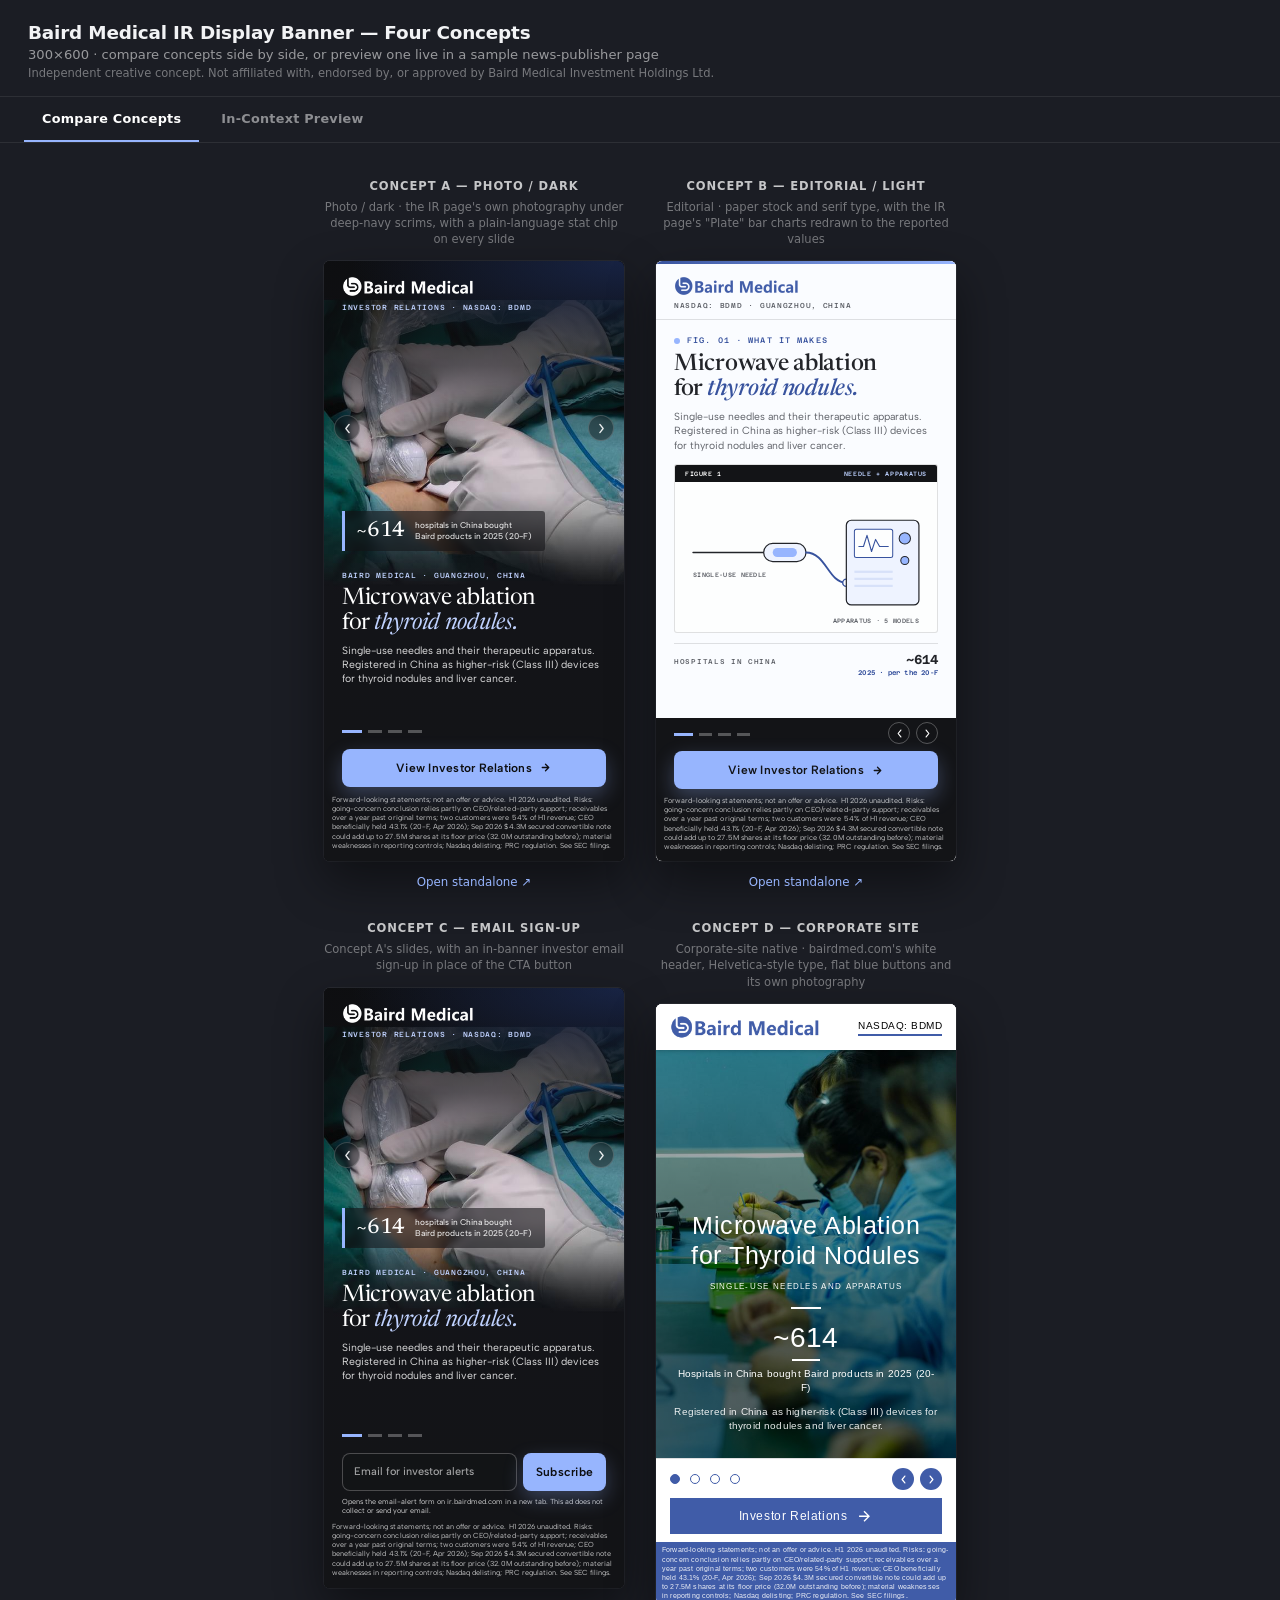
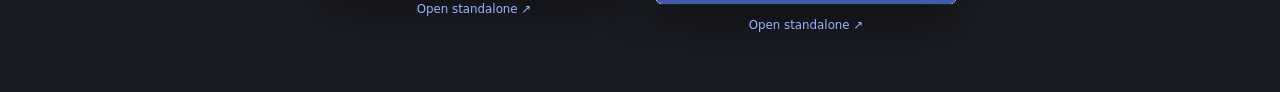
<file: index.html>
<!DOCTYPE html>
<html lang="en">
<head>
<meta name="robots" content="noindex,nofollow">
<meta charset="UTF-8">
<meta name="viewport" content="width=device-width,initial-scale=1">
<meta name="ir-banner-company" content="Baird Medical Investment Holdings Ltd">
<link rel="icon" href="data:,">
<title>Baird Medical IR Banner — Concept Comparison</title>
<style>
  :root { --ui-accent:#97b5fe; }
  * { margin:0; padding:0; box-sizing:border-box; }
  html, body {
    height:100%;
    background:#1b1d24;
    font-family:-apple-system, BlinkMacSystemFont, 'Segoe UI', system-ui, sans-serif;
    color:#f2f3f5;
  }
  header {
    padding:22px 28px 16px;
    border-bottom:1px solid rgba(255,255,255,0.08);
  }
  header h1 { font-size:1.15rem; font-weight:700; letter-spacing:-0.01em; }
  header p { margin-top:4px; font-size:0.82rem; color:rgba(255,255,255,0.55); }
  header p.pitch-note { font-size:0.72rem; color:rgba(255,255,255,0.4); }

  /* ---- tabs ---- */
  .tabs {
    display:flex;
    gap:4px;
    padding:0 24px;
    border-bottom:1px solid rgba(255,255,255,0.08);
  }
  .tab-btn {
    background:none;
    border:0;
    font-family:inherit;
    color:rgba(255,255,255,0.5);
    font-size:0.8rem;
    font-weight:700;
    letter-spacing:0.02em;
    padding:14px 18px;
    cursor:pointer;
    border-bottom:2px solid transparent;
    transition:color 0.15s ease;
  }
  .tab-btn:hover { color:rgba(255,255,255,0.8); }
  .tab-btn.active { color:#fff; border-bottom-color:var(--ui-accent); }
  .tab-panel { display:none; }
  .tab-panel.active { display:block; }

  main {
    display:flex;
    flex-wrap:wrap;
    gap:32px;
    justify-content:center;
    padding:36px 24px 60px;
  }
  /* four 300px frames need about 1344px of width; below that, wrap 2 + 2 rather than 3 + 1 */
  @media (max-width:1343px) { main { max-width:700px; margin:0 auto; } }
  .col { display:flex; flex-direction:column; align-items:center; gap:14px; }
  .col h2 {
    font-size:0.72rem;
    font-weight:700;
    letter-spacing:0.08em;
    text-transform:uppercase;
    color:rgba(255,255,255,0.75);
  }
  .col .tag {
    max-width:300px;
    min-height:2.8em;
    font-size:0.72rem;
    line-height:1.4;
    text-align:center;
    color:rgba(255,255,255,0.4);
    margin-top:-8px;
  }
  .frame-wrap {
    width:300px;
    height:600px;
    border-radius:6px;
    overflow:hidden;
    box-shadow:0 20px 48px rgba(0,0,0,0.45), 0 0 0 1px rgba(255,255,255,0.06);
    background:#000;
  }
  iframe { width:300px; height:600px; border:0; display:block; }
  .col a {
    font-size:0.74rem;
    color:var(--ui-accent);
    text-decoration:none;
  }
  .col a:hover { text-decoration:underline; }

  /* ---- in-context preview panel ---- */
  .preview-intro {
    text-align:center;
    padding:28px 24px 0;
  }
  .preview-intro p {
    font-size:0.82rem;
    color:rgba(255,255,255,0.55);
    max-width:560px;
    margin:0 auto;
  }
  .concept-switch {
    display:flex;
    flex-wrap:wrap;
    gap:10px;
    justify-content:center;
    padding:18px 24px 0;
  }
  .concept-btn {
    background:rgba(255,255,255,0.06);
    border:1px solid rgba(255,255,255,0.14);
    color:rgba(255,255,255,0.65);
    font-family:inherit;
    font-size:0.76rem;
    font-weight:700;
    letter-spacing:0.02em;
    padding:9px 16px;
    border-radius:20px;
    cursor:pointer;
    transition:all 0.15s ease;
  }
  .concept-btn:hover { border-color:rgba(255,255,255,0.3); }
  .concept-btn.active { background:var(--ui-accent); border-color:var(--ui-accent); color:#0c1015; }

  .preview-wrap {
    max-width:1180px;
    margin:24px auto 12px;
    padding:0 24px;
  }
  .preview-frame-outer {
    border-radius:6px;
    overflow:hidden;
    box-shadow:0 20px 48px rgba(0,0,0,0.45), 0 0 0 1px rgba(255,255,255,0.06);
  }
  #preview-iframe {
    width:100%;
    height:950px;
    border:0;
    display:block;
    background:#fff;
  }
  .preview-footer {
    text-align:center;
    padding:14px 24px 60px;
  }
  .preview-footer a {
    font-size:0.74rem;
    color:var(--ui-accent);
    text-decoration:none;
  }
  .preview-footer a:hover { text-decoration:underline; }
</style>
</head>
<body>

<header>
  <h1>Baird Medical IR Display Banner — Four Concepts</h1>
  <p>300×600 · compare concepts side by side, or preview one live in a sample news-publisher page</p>
  <p class="pitch-note">Independent creative concept. Not affiliated with, endorsed by, or approved by Baird Medical Investment Holdings Ltd.</p>
</header>

<div class="tabs">
  <button type="button" class="tab-btn active" data-tab="compare">Compare Concepts</button>
  <button type="button" class="tab-btn" data-tab="preview">In-Context Preview</button>
</div>

<section class="tab-panel active" id="tab-compare">
  <main>
    <div class="col">
      <h2>Concept A — Photo / Dark</h2>
      <span class="tag">Photo / dark · the IR page&#x27;s own photography under deep-navy scrims, with a plain-language stat chip on every slide</span>
      <div class="frame-wrap">
        <iframe src="concept-a-photo/index.html" title="Baird Medical banner — photo concept"></iframe>
      </div>
      <a href="concept-a-photo/index.html" target="_blank" rel="noopener">Open standalone ↗</a>
    </div>

    <div class="col">
      <h2>Concept B — Editorial / Light</h2>
      <span class="tag">Editorial · paper stock and serif type, with the IR page&#x27;s &quot;Plate&quot; bar charts redrawn to the reported values</span>
      <div class="frame-wrap">
        <iframe src="concept-b-editorial/index.html" title="Baird Medical banner — editorial concept"></iframe>
      </div>
      <a href="concept-b-editorial/index.html" target="_blank" rel="noopener">Open standalone ↗</a>
    </div>

    <div class="col">
      <h2>Concept C — Email Sign-up</h2>
      <span class="tag">Concept A&#x27;s slides, with an in-banner investor email sign-up in place of the CTA button</span>
      <div class="frame-wrap">
        <iframe src="concept-c-dashboard/index.html" title="Baird Medical banner — email sign-up concept"></iframe>
      </div>
      <a href="concept-c-dashboard/index.html" target="_blank" rel="noopener">Open standalone ↗</a>
    </div>

    <div class="col">
      <h2>Concept D — Corporate Site</h2>
      <span class="tag">Corporate-site native · bairdmed.com&#x27;s white header, Helvetica-style type, flat blue buttons and its own photography</span>
      <div class="frame-wrap">
        <iframe src="concept-d-corporate/index.html" title="Baird Medical banner — corporate-site concept"></iframe>
      </div>
      <a href="concept-d-corporate/index.html" target="_blank" rel="noopener">Open standalone ↗</a>
    </div>
  </main>
</section>

<section class="tab-panel" id="tab-preview">
  <div class="preview-intro">
    <p>A sample news-publisher article page with the banner dropped into the right-rail ad slot — the way it would actually sit alongside real editorial content. Switch concepts below.</p>
  </div>

  <div class="concept-switch">
    <button type="button" class="concept-btn active" data-concept="a">Concept A — Photo</button>
    <button type="button" class="concept-btn" data-concept="b">Concept B — Editorial</button>
    <button type="button" class="concept-btn" data-concept="c">Concept C — Email Sign-up</button>
    <button type="button" class="concept-btn" data-concept="d">Concept D — Corporate Site</button>
  </div>

  <div class="preview-wrap">
    <div class="preview-frame-outer">
      <iframe id="preview-iframe" src="context-preview/news.html?concept=a" title="Baird Medical banner — in-context publisher preview"></iframe>
    </div>
  </div>

  <div class="preview-footer">
    <a id="preview-open-link" href="context-preview/news.html?concept=a" target="_blank" rel="noopener">Open standalone ↗</a>
  </div>
</section>

<script>
  document.querySelectorAll('.tab-btn').forEach(function (btn) {
    btn.addEventListener('click', function () {
      document.querySelectorAll('.tab-btn').forEach(function (b) { b.classList.remove('active') })
      document.querySelectorAll('.tab-panel').forEach(function (p) { p.classList.remove('active') })
      btn.classList.add('active')
      document.getElementById('tab-' + btn.dataset.tab).classList.add('active')
    })
  })

  document.querySelectorAll('.concept-btn').forEach(function (btn) {
    btn.addEventListener('click', function () {
      document.querySelectorAll('.concept-btn').forEach(function (b) { b.classList.remove('active') })
      btn.classList.add('active')
      var url = 'context-preview/news.html?concept=' + btn.dataset.concept
      document.getElementById('preview-iframe').src = url
      document.getElementById('preview-open-link').href = url
    })
  })
</script>

</body>
</html>
</file>
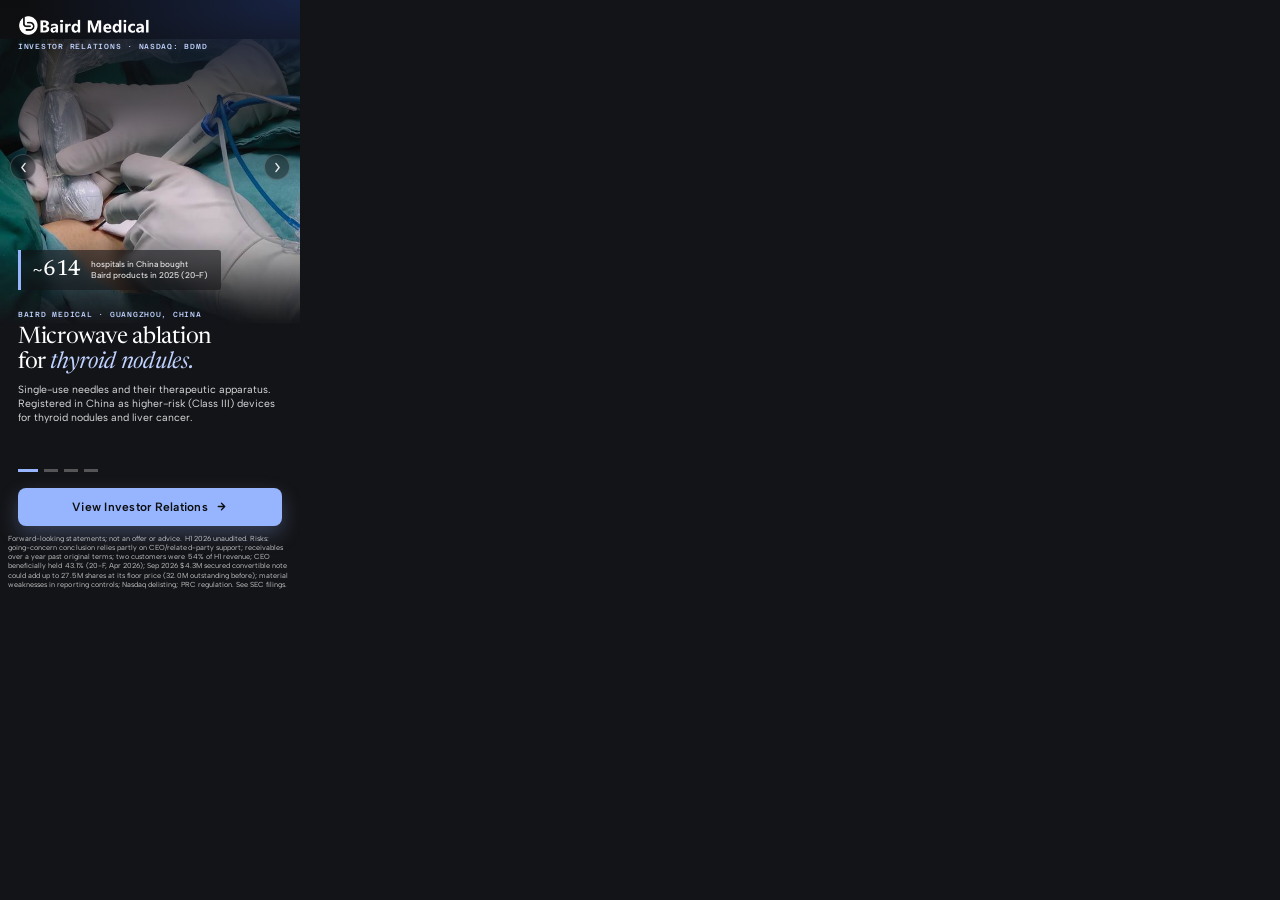
<file: concept-a-photo/index.html>
<!DOCTYPE html>
<html lang="en">
<head>
<meta name="robots" content="noindex,nofollow">
<meta charset="UTF-8">
<meta name="ad.size" content="width=300,height=600">
<meta http-equiv="X-UA-Compatible" content="IE=Edge">
<meta name="viewport" content="width=300,initial-scale=1">
<link rel="icon" href="data:,">
<title>Baird Medical Investment Holdings Ltd — Investor Relations</title>
<link rel="preconnect" href="https://fonts.googleapis.com">
<link rel="preconnect" href="https://fonts.gstatic.com" crossorigin>
<link href="https://fonts.googleapis.com/css2?family=Albert+Sans:wght@400;500;600;700&amp;family=Azeret+Mono:wght@500;600&amp;family=Newsreader:ital,opsz,wght@0,6..72,400;0,6..72,500;1,6..72,400;1,6..72,500&amp;display=swap" rel="stylesheet">
<link rel="stylesheet" href="style.css">
</head>
<body>

<!--
  Baird Medical Investment Holdings Ltd — IR display banner, 300x600 — Concept A: Photo / Dark.
  Promotes: https://gracinting.github.io/bairdmedical-ir-concept/
  Built from the IR concept page: its deep ink ground, periwinkle accent, Newsreader / Albert Sans /
  Azeret Mono type and the company's own photography (the page's images), under navy scrims.
  Concept C is generated from this file (scripts/build_concept_c.py): re-run it after every edit here.
  Every figure comes from .tmp/facts.md (filings Sep 30 2026, 20-F, 20-F/A; unaudited H1 2026).
-->

<div id="banner" aria-label="Baird Medical Investment Holdings Ltd investor relations advertisement">

  <div id="slides">
    <!-- Slide 1 — What it makes -->
    <section class="slide" data-index="0">
      <img class="slide-bg" src="assets/slide-1.jpg" alt="Two gloved hands during a microwave ablation procedure: one holds a probe in a sterile cover, the other guides a needle with a blue cooling line, on teal surgical drapes">
      <div class="slide-scrim-top"></div>
      <div class="slide-scrim-bottom"></div>
      <div class="slide-copy">
        <div class="mid-chip">
          <span class="chip-num">~614</span>
          <span class="chip-label">hospitals in China bought<br>Baird products in 2025 (20-F)</span>
        </div>
        <div class="copy-bottom">
          <div class="kicker">Baird Medical · Guangzhou, China</div>
          <h1>Microwave ablation<br>for <em>thyroid nodules.</em></h1>
          <p>Single-use needles and their therapeutic apparatus. Registered in China as higher-risk (Class III) devices for thyroid nodules and liver cancer.</p>
        </div>
      </div>
    </section>

    <!-- Slide 2 — Revenue -->
    <section class="slide" data-index="1">
      <img class="slide-bg" src="assets/slide-2.jpg" alt="Disposable ablation needles with white handles and cables laid out on blue cloth inside a clear display case">
      <div class="slide-scrim-top"></div>
      <div class="slide-scrim-bottom"></div>
      <div class="slide-copy">
        <div class="mid-chip">
          <span class="chip-num">$9.9M</span>
          <span class="chip-label">H1 2026 revenue,<br>unaudited</span>
        </div>
        <div class="copy-bottom">
          <div class="kicker">H1 2026 vs H1 2025</div>
          <h1>Revenue rose 24.6%.<br>$4.8M was <em>new licensing.</em></h1>
          <p>Needle and apparatus revenue fell 38%, to $4.95M from $7.96M. Full-year 2025 revenue fell 39.2%.</p>
        </div>
      </div>
    </section>

    <!-- Slide 3 — Cash and receivables -->
    <section class="slide" data-index="2">
      <img class="slide-bg" src="assets/slide-3.jpg" alt="A technician in a white cleanroom suit, hood and mask looks into a microscope, seen through a rounded cleanroom window">
      <div class="slide-scrim-top"></div>
      <div class="slide-scrim-bottom"></div>
      <div class="slide-copy">
        <div class="mid-chip">
          <span class="chip-num">$31.8M</span>
          <span class="chip-label">of $50.2M gross receivables<br>over a year past original terms</span>
        </div>
        <div class="copy-bottom">
          <div class="kicker">Jun 30, 2026 · cash excl. $150,532 restricted</div>
          <h1>Cash: $138,551.<br>Net receivables: <em>$44.4M.</em></h1>
          <p>$13.7M of the net receivables is non-current. Current liabilities: $34.9M. Management found no substantial going-concern doubt, relying partly on a CEO support letter (up to $2.0M) and a related party's confirmation it will not demand repayment for 12 months.</p>
        </div>
      </div>
    </section>

    <!-- Slide 4 — Revenue by location -->
    <section class="slide" data-index="3">
      <img class="slide-bg" src="assets/slide-4.jpg" alt="A row of staff in blue coveralls and masks working at a bench, with soldering and fume-extraction equipment in the foreground">
      <div class="slide-scrim-top"></div>
      <div class="slide-scrim-bottom"></div>
      <div class="slide-copy">
        <div class="mid-chip">
          <span class="chip-num">27%</span>
          <span class="chip-label">of H1 2026 revenue<br>from U.S. customers</span>
        </div>
        <div class="copy-bottom">
          <div class="kicker">By customer location · H1 2026 vs H1 2025</div>
          <h1>U.S. revenue grew.<br>Mainland China <em>halved.</em></h1>
          <p>U.S. $2.67M, from $0.12M. Mainland China $3.26M, from $6.66M. Hong Kong $3.96M, from $1.18M. All of 2025: U.S. $0.94M, mainland China $13.50M, Hong Kong $7.99M. H1 2026 total ($9.9M) includes $4.8M of licensing, not split by location.</p>
        </div>
      </div>
    </section>

  </div>

  <!-- Persistent chrome — sits above the rotating slides -->
  <header id="top-bar" class="reveal" data-delay="0">
    <div id="logo">
      <img class="lockup" src="assets/logo-white.png" alt="Baird Medical" width="132" height="21">
    </div>
    <div id="eyebrow">INVESTOR&nbsp;RELATIONS&nbsp;·&nbsp;NASDAQ:&nbsp;BDMD</div>
  </header>

  <button type="button" class="nav-arrow" id="arrow-prev" aria-label="Previous slide">
    <svg viewBox="0 0 16 16"><path d="M10 3 6 8l4 5" stroke="currentColor" stroke-width="1.7" fill="none" stroke-linecap="round" stroke-linejoin="round"/></svg>
  </button>
  <button type="button" class="nav-arrow" id="arrow-next" aria-label="Next slide">
    <svg viewBox="0 0 16 16"><path d="M6 3l4 5-4 5" stroke="currentColor" stroke-width="1.7" fill="none" stroke-linecap="round" stroke-linejoin="round"/></svg>
  </button>

  <div id="bottom-fixed" class="reveal" data-delay="4">
    <div id="dots" role="tablist" aria-label="Slide selector">
      <button class="dot active" data-index="0" aria-label="Slide 1: What it makes"></button>
      <button class="dot" data-index="1" aria-label="Slide 2: Revenue"></button>
      <button class="dot" data-index="2" aria-label="Slide 3: Cash and receivables"></button>
      <button class="dot" data-index="3" aria-label="Slide 4: Revenue by location"></button>
    </div>

    <a href="#" id="cta">
      <span>View Investor Relations</span>
      <svg viewBox="0 0 16 16" id="cta-arrow" aria-hidden="true"><path d="M4 8h8M8 4l4 4-4 4" stroke="currentColor" stroke-width="1.6" fill="none" stroke-linecap="round" stroke-linejoin="round"/></svg>
    </a>
    <p id="disclosure">Forward-looking statements; not an offer or advice. H1 2026 unaudited. Risks: going-concern conclusion relies partly on CEO/related-party support; receivables over a year past original terms; two customers were 54% of H1 revenue; CEO beneficially held 43.1% (20-F, Apr 2026); Sep 2026 $4.3M secured convertible note could add up to 27.5M shares at its floor price (32.0M outstanding before); material weaknesses in reporting controls; Nasdaq delisting; PRC regulation. See SEC filings.</p>
  </div>

  <!-- Standard HTML5-ad click-tag plumbing -->
  <div id="click-tag-wrapper"></div>
</div>

<script src="script.js"></script>
</body>
</html>
</file>
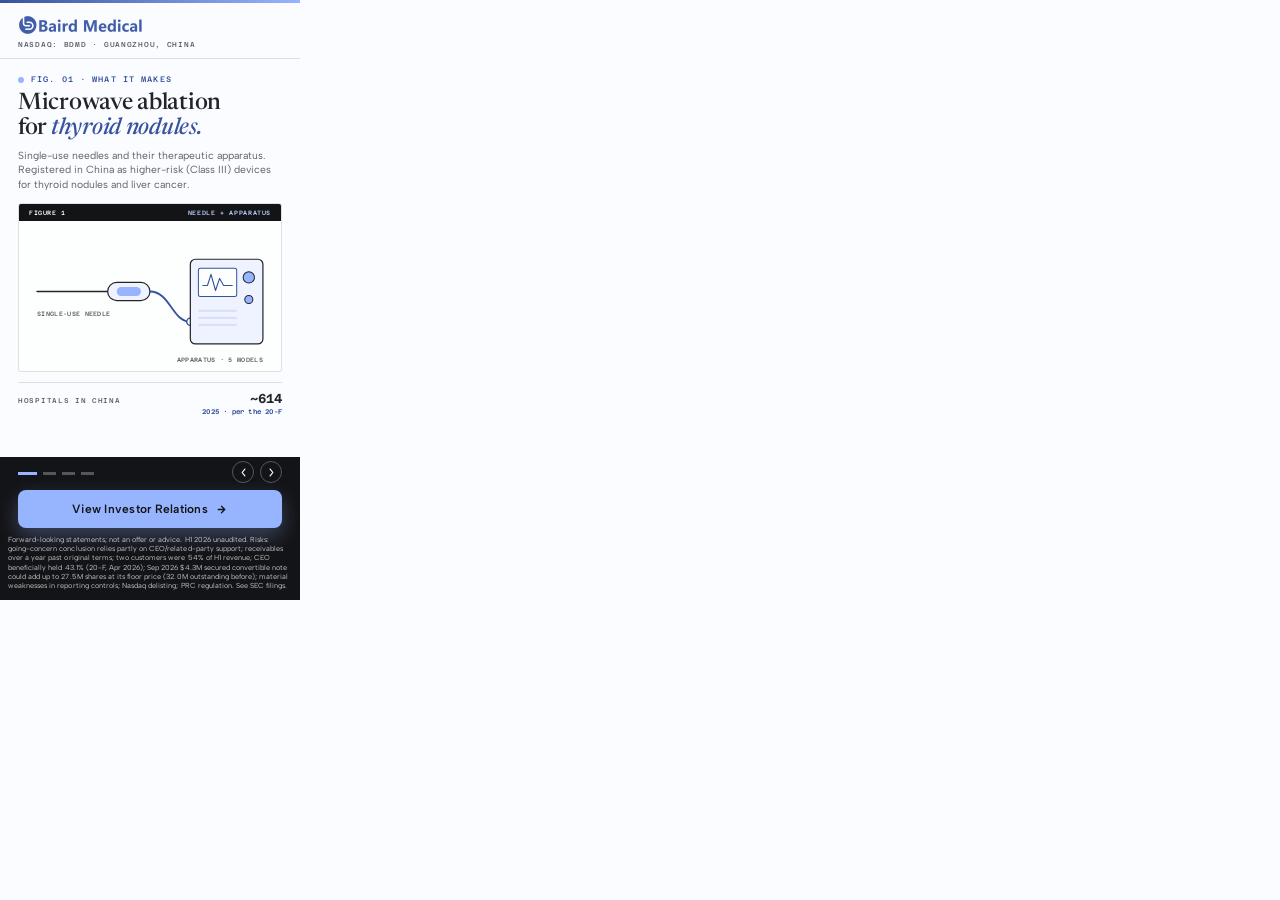
<file: concept-b-editorial/index.html>
<!DOCTYPE html>
<html lang="en">
<head>
<meta name="robots" content="noindex,nofollow">
<meta charset="UTF-8">
<meta name="ad.size" content="width=300,height=600">
<meta http-equiv="X-UA-Compatible" content="IE=Edge">
<meta name="viewport" content="width=300,initial-scale=1">
<link rel="icon" href="data:,">
<title>Baird Medical Investment Holdings Ltd — Investor Overview</title>
<link rel="preconnect" href="https://fonts.googleapis.com">
<link rel="preconnect" href="https://fonts.gstatic.com" crossorigin>
<link href="https://fonts.googleapis.com/css2?family=Albert+Sans:wght@400;500;600;700&amp;family=Azeret+Mono:wght@400;500;600&amp;family=Newsreader:ital,opsz,wght@0,6..72,400;0,6..72,500;1,6..72,400;1,6..72,500&amp;display=swap" rel="stylesheet">
<link rel="stylesheet" href="style.css">
</head>
<body>

<!--
  Baird Medical Investment Holdings Ltd — IR display banner, 300x600 — Concept B: Editorial / Light.
  Promotes: https://gracinting.github.io/bairdmedical-ir-concept/
  Built from the IR concept page's light stock: paper and tint grounds, Newsreader headlines, Azeret Mono
  captions, and the page's "Plate" stacked bars redrawn to the reported values (bar width = value x scale;
  see .tmp/gen_b.py and audit_numbers.py). Every figure comes from .tmp/facts.md.
-->

<div id="banner" aria-label="Baird Medical Investment Holdings Ltd investor relations advertisement">

  <svg width="0" height="0" style="position:absolute" aria-hidden="true" focusable="false">
    <defs>
      <pattern id="hatch" width="4" height="4" patternUnits="userSpaceOnUse" patternTransform="rotate(45)">
        <rect width="4" height="4" fill="#97b5fe"/><line x1="0" y1="0" x2="0" y2="4" stroke="#ffffff" stroke-opacity=".6" stroke-width="1.3"/>
      </pattern>
    </defs>
  </svg>

  <div id="top-rule"></div>

  <header id="top-bar" class="reveal" data-delay="0">
    <div id="logo"><img class="lockup" src="assets/logo.png" alt="Baird Medical" width="125" height="20"></div>
    <div id="masthead">NASDAQ:&nbsp;BDMD&nbsp;·&nbsp;GUANGZHOU,&nbsp;CHINA</div>
  </header>

  <div id="slides">
    <!-- Slide 1 -->
    <section class="slide" data-index="0">
      <div class="slide-copy">
        <p class="eyebrow">Fig. 01 · What it makes</p>
        <h1>Microwave ablation<br>for <em>thyroid nodules.</em></h1>
        <p class="lead">Single-use needles and their therapeutic apparatus. Registered in China as higher-risk (Class III) devices for thyroid nodules and liver cancer.</p>

        <figure class="fig-card">
          <div class="fig-bar"><span>Figure 1</span><span>Needle + apparatus</span></div>
          <div class="fig-body">
            <svg viewBox="0 0 240 138" role="img" aria-label="Needle + apparatus">
              <g class="fig-line">
                <line class="fig-needle" x1="8" y1="62" x2="78" y2="62"/>
              </g>
              <rect class="fig-handle" x="78" y="53" width="42" height="18" rx="9"/>
              <rect class="fig-grip" x="87" y="57.5" width="24" height="9" rx="4.5"/>
              <path class="fig-cable" d="M120 62 C140 62 142 92 160 92"/>
              <circle class="fig-port" cx="160" cy="92" r="3.6"/>
              <rect class="fig-box" x="160" y="30" width="72" height="84" rx="5"/>
              <rect class="fig-screen" x="168" y="39" width="38" height="28" rx="2"/>
              <path class="fig-wave" d="M172 56 L177 56 L180.5 45 L185 61 L189 49 L193 56 L202 56"/>
              <circle class="fig-knob" cx="218" cy="48" r="5.6"/>
              <circle class="fig-knob" cx="218" cy="70" r="4"/>
              <rect class="fig-vent" x="168" y="80" width="38" height="2.2"/>
              <rect class="fig-vent" x="168" y="87" width="38" height="2.2"/>
              <rect class="fig-vent" x="168" y="94" width="38" height="2.2"/>
              <text class="fig-cap" x="8" y="86">SINGLE-USE NEEDLE</text>
              <text class="fig-cap" x="232" y="132" text-anchor="end">APPARATUS · 5 MODELS</text>
            </svg>
          </div>
        </figure>

        <div class="kf">
          <dt>Hospitals in China</dt>
          <dd>~614 <em>2025 · per the 20-F</em></dd>
        </div>
      </div>
    </section>

    <!-- Slide 2 -->
    <section class="slide" data-index="1">
      <div class="slide-copy">
        <p class="eyebrow">Fig. 02 · Revenue, H1 2026</p>
        <h1>Revenue rose 24.6%.<br>$4.8M was <em>new licensing.</em></h1>
        <p class="lead">Needle and apparatus revenue fell 38%, to $4.95M from $7.96M. Full-year 2025 revenue fell 39.2%.</p>

        <figure class="fig-card">
          <div class="fig-bar"><span>Figure 2</span><span>H1 revenue by line · US$M</span></div>
          <div class="fig-body">
            <svg viewBox="0 0 240 138" role="img" aria-label="H1 revenue by line · US$M">
              <text class="fig-row" x="0" y="32.5">H1 2025</text>
              <rect class="seg-navy" x="46.0" y="16" width="98.8" height="28"/>
              <text class="seg-t on-dark" x="95.4" y="32.3" text-anchor="middle">Needles 6.54</text>
              <rect class="seg-blue" x="144.8" y="16" width="21.4" height="28"/>
              <text class="seg-t on-dark" x="155.5" y="32.3" text-anchor="middle">1.42</text>
              <text class="fig-total" x="170.2" y="33.0">7.96</text>
              <text class="fig-row" x="0" y="78.5">H1 2026</text>
              <rect class="seg-navy" x="46.0" y="62" width="56.6" height="28"/>
              <text class="seg-t on-dark" x="74.3" y="78.3" text-anchor="middle">3.75</text>
              <rect class="seg-blue" x="102.6" y="62" width="18.1" height="28"/>
              <text class="seg-t sm on-dark" x="111.6" y="78.0" text-anchor="middle">1.20</text>
              <rect class="seg-peri" x="120.7" y="62" width="72.5" height="28"/>
              <text class="seg-t on-light" x="156.9" y="78.3" text-anchor="middle">Licensing 4.80</text>
              <rect class="seg-grey" x="193.2" y="62" width="2.4" height="28"/>
              <text class="fig-total" x="199.6" y="79.0">9.92</text>
              <rect class="seg-navy" x="0.0" y="125.5" width="6" height="6"/>
              <text class="fig-leg" x="9.0" y="131.0">Needles</text>
              <rect class="seg-blue" x="44.3" y="125.5" width="6" height="6"/>
              <text class="fig-leg" x="53.3" y="131.0">Apparatus</text>
              <rect class="seg-peri" x="96.4" y="125.5" width="6" height="6"/>
              <text class="fig-leg" x="105.4" y="131.0">Licensing, new</text>
              <rect class="seg-grey" x="168.0" y="125.5" width="6" height="6"/>
              <text class="fig-leg" x="177.0" y="131.0">Other 0.16</text>
            </svg>
          </div>
        </figure>

        <div class="kf">
          <dt>H1 2026 revenue</dt>
          <dd>$9.9M <em>unaudited · from $8.0M</em></dd>
        </div>
      </div>
    </section>

    <!-- Slide 3 -->
    <section class="slide" data-index="2">
      <div class="slide-copy">
        <p class="eyebrow">Fig. 03 · Jun 30, 2026</p>
        <h1>Cash: $138,551.<br>Net receivables: <em>$44.4M.</em></h1>
        <p class="lead">Cash excludes $150,532 restricted. Current liabilities: $34.9M. Management found no substantial going-concern doubt, relying partly on a CEO support letter (up to $2.0M) and a related party's confirmation it will not demand repayment for 12 months.</p>

        <figure class="fig-card">
          <div class="fig-bar"><span>Figure 3</span><span>Gross receivables by age · US$M</span></div>
          <div class="fig-body">
            <svg viewBox="0 0 240 138" role="img" aria-label="Gross receivables by age · US$M">
              <text class="fig-row" x="0" y="32.5">Dec 31, 2025</text>
              <rect class="seg-light" x="62.0" y="16" width="22.1" height="28"/>
              <text class="seg-t on-light" x="73.0" y="32.3" text-anchor="middle">7.6</text>
              <rect class="seg-mid" x="84.1" y="16" width="57.2" height="28"/>
              <text class="seg-t on-dark" x="112.7" y="32.3" text-anchor="middle">19.7</text>
              <rect class="seg-navy" x="141.3" y="16" width="57.8" height="28"/>
              <text class="seg-t on-dark" x="170.2" y="32.3" text-anchor="middle">19.9</text>
              <text class="fig-total" x="203.1" y="33.0">47.3</text>
              <text class="fig-row" x="0" y="78.5">Jun 30, 2026</text>
              <rect class="seg-light" x="62.0" y="62" width="20.3" height="28"/>
              <text class="seg-t on-light" x="72.2" y="78.3" text-anchor="middle">7.0</text>
              <rect class="seg-mid" x="82.3" y="62" width="33.0" height="28"/>
              <text class="seg-t on-dark" x="98.8" y="78.3" text-anchor="middle">11.4</text>
              <rect class="seg-navy" x="115.3" y="62" width="92.2" height="28"/>
              <text class="seg-t on-dark" x="161.4" y="78.3" text-anchor="middle">31.8</text>
              <text class="fig-total" x="211.5" y="79.0">50.2</text>
              <text class="fig-note" x="0" y="106.0">Allowance $5.8M · net $44.4M, of which $13.7M non-current</text>
              <rect class="seg-light" x="0.0" y="125.5" width="6" height="6"/>
              <text class="fig-leg" x="9.0" y="131.0">Not yet due</text>
              <rect class="seg-mid" x="59.9" y="125.5" width="6" height="6"/>
              <text class="fig-leg" x="68.9" y="131.0">Past due < 1 yr</text>
              <rect class="seg-navy" x="135.4" y="125.5" width="6" height="6"/>
              <text class="fig-leg" x="144.4" y="131.0">Over 1 yr past terms</text>
            </svg>
          </div>
        </figure>

        <div class="kf">
          <dt>Over a year past terms</dt>
          <dd>$31.8M <em>of $50.2M gross</em></dd>
        </div>
      </div>
    </section>

    <!-- Slide 4 -->
    <section class="slide" data-index="3">
      <div class="slide-copy">
        <p class="eyebrow">Fig. 04 · Revenue by location</p>
        <h1>U.S. revenue grew.<br>Mainland China <em>halved.</em></h1>
        <p class="lead">By customer location, H1 2026 against H1 2025. The H1 2026 total ($9.9M) includes $4.8M of licensing, not split by location.</p>

        <figure class="fig-card">
          <div class="fig-bar"><span>Figure 4</span><span>H1 revenue by customer location · US$M</span></div>
          <div class="fig-body">
            <svg viewBox="0 0 240 138" role="img" aria-label="H1 revenue by customer location · US$M">
              <text class="fig-row" x="0" y="32.5">H1 2025</text>
              <rect class="seg-navy" x="46.0" y="16" width="100.6" height="28"/>
              <text class="seg-t on-dark" x="96.3" y="32.3" text-anchor="middle">Mainland China 6.66</text>
              <rect class="seg-blue" x="146.6" y="16" width="17.8" height="28"/>
              <text class="seg-t sm on-dark" x="155.5" y="32.0" text-anchor="middle">1.18</text>
              <rect class="seg-peri" x="164.4" y="16" width="1.8" height="28"/>
              <text class="fig-total" x="170.2" y="33.0">7.96</text>
              <text class="fig-rnote" x="166.2" y="52.5" text-anchor="end">U.S. 0.12</text>
              <text class="fig-row" x="0" y="78.5">H1 2026</text>
              <rect class="seg-navy" x="46.0" y="62" width="49.2" height="28"/>
              <text class="seg-t on-dark" x="70.6" y="78.3" text-anchor="middle">3.26</text>
              <rect class="seg-blue" x="95.2" y="62" width="59.8" height="28"/>
              <text class="seg-t on-dark" x="125.1" y="78.3" text-anchor="middle">Hong Kong 3.96</text>
              <rect class="seg-peri" x="155.0" y="62" width="40.3" height="28"/>
              <text class="seg-t on-light" x="175.2" y="78.3" text-anchor="middle">U.S. 2.67</text>
              <rect class="seg-grey" x="195.3" y="62" width="0.3" height="28"/>
              <text class="fig-total" x="199.6" y="79.0">9.92</text>
              <text class="fig-rnote" x="195.6" y="98.5" text-anchor="end">Other 0.02</text>
              <text class="fig-note" x="0" y="116.0">All of 2025: mainland China 13.50 · Hong Kong 7.99 · U.S. 0.94</text>
              <rect class="seg-navy" x="0.0" y="125.5" width="6" height="6"/>
              <text class="fig-leg" x="9.0" y="131.0">Mainland China</text>
              <rect class="seg-blue" x="71.6" y="125.5" width="6" height="6"/>
              <text class="fig-leg" x="80.6" y="131.0">Hong Kong</text>
              <rect class="seg-peri" x="123.7" y="125.5" width="6" height="6"/>
              <text class="fig-leg" x="132.7" y="131.0">United States</text>
            </svg>
          </div>
        </figure>

        <div class="kf">
          <dt>U.S. share of revenue</dt>
          <dd>27% <em>from under 2%</em></dd>
        </div>
      </div>
    </section>

  </div>

  <button type="button" class="nav-arrow" id="arrow-prev" aria-label="Previous slide">
    <svg viewBox="0 0 16 16"><path d="M10 3 6 8l4 5" stroke="currentColor" stroke-width="1.7" fill="none" stroke-linecap="round" stroke-linejoin="round"/></svg>
  </button>
  <button type="button" class="nav-arrow" id="arrow-next" aria-label="Next slide">
    <svg viewBox="0 0 16 16"><path d="M6 3l4 5-4 5" stroke="currentColor" stroke-width="1.7" fill="none" stroke-linecap="round" stroke-linejoin="round"/></svg>
  </button>

  <div id="dots" class="reveal" role="tablist" aria-label="Slide selector">
    <button class="dot active" data-index="0" aria-label="Slide 1: What it makes"></button>
    <button class="dot" data-index="1" aria-label="Slide 2: Revenue"></button>
    <button class="dot" data-index="2" aria-label="Slide 3: Cash and receivables"></button>
    <button class="dot" data-index="3" aria-label="Slide 4: Revenue by location"></button>
  </div>

  <div id="bottom-fixed" class="reveal" data-delay="1">
    <a href="#" id="cta">
      <span>View Investor Relations</span>
      <svg viewBox="0 0 16 16" id="cta-arrow" aria-hidden="true"><path d="M4 8h8M8 4l4 4-4 4" stroke="currentColor" stroke-width="1.6" fill="none" stroke-linecap="round" stroke-linejoin="round"/></svg>
    </a>
    <div id="fls">Forward-looking statements; not an offer or advice. H1 2026 unaudited. Risks: going-concern conclusion relies partly on CEO/related-party support; receivables over a year past original terms; two customers were 54% of H1 revenue; CEO beneficially held 43.1% (20-F, Apr 2026); Sep 2026 $4.3M secured convertible note could add up to 27.5M shares at its floor price (32.0M outstanding before); material weaknesses in reporting controls; Nasdaq delisting; PRC regulation. See SEC filings.</div>
  </div>

  <!-- Standard HTML5-ad click-tag plumbing -->
  <div id="click-tag-wrapper"></div>
</div>

<script src="script.js"></script>
</body>
</html>
</file>
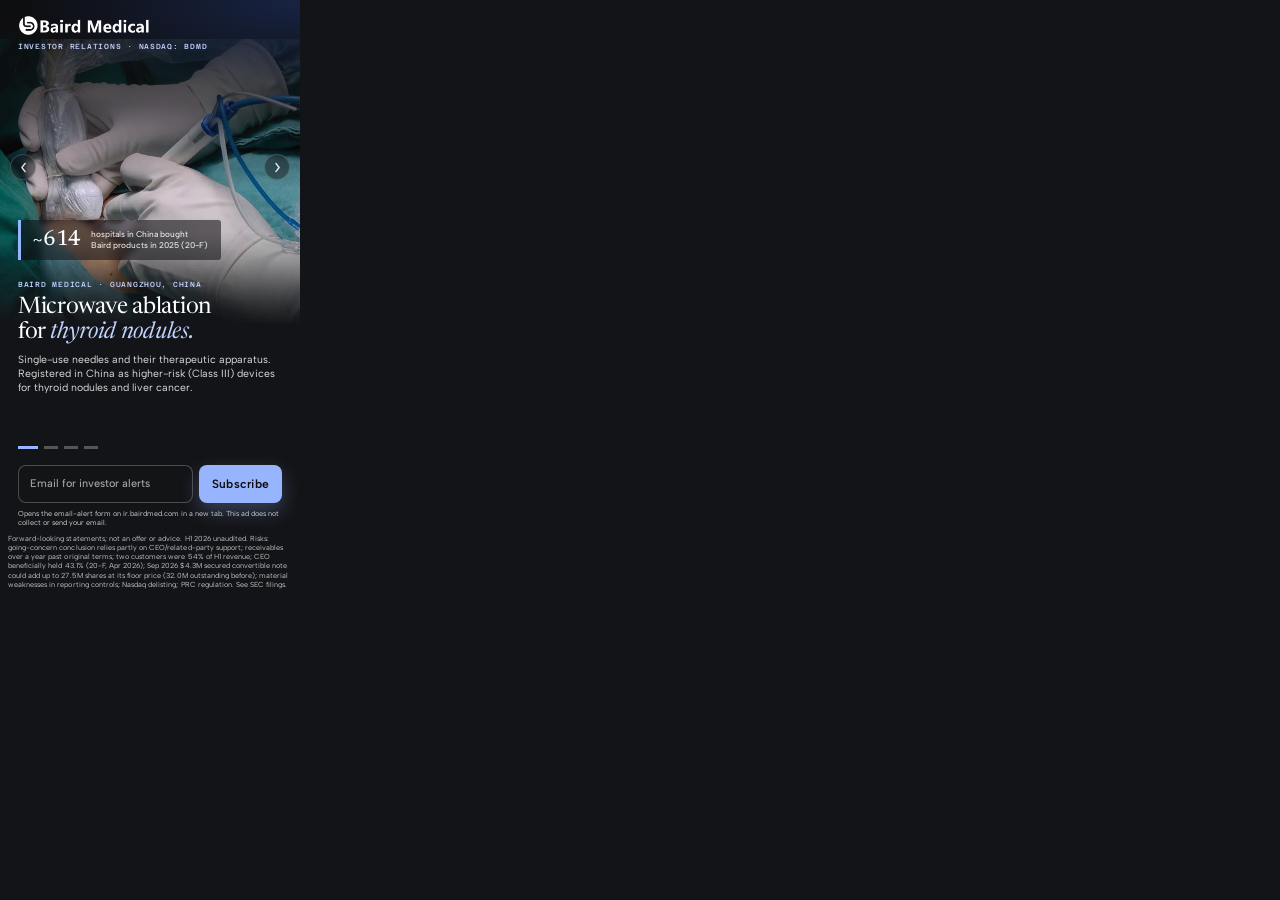
<file: concept-c-dashboard/index.html>
<!DOCTYPE html>
<html lang="en">
<head>
<meta name="robots" content="noindex,nofollow">
<meta charset="UTF-8">
<meta name="ad.size" content="width=300,height=600">
<meta http-equiv="X-UA-Compatible" content="IE=Edge">
<meta name="viewport" content="width=300,initial-scale=1">
<link rel="icon" href="data:,">
<title>Baird Medical Investment Holdings Ltd — Investor Alerts</title>
<link rel="preconnect" href="https://fonts.googleapis.com">
<link rel="preconnect" href="https://fonts.gstatic.com" crossorigin>
<link href="https://fonts.googleapis.com/css2?family=Albert+Sans:wght@400;500;600;700&amp;family=Azeret+Mono:wght@500;600&amp;family=Newsreader:ital,opsz,wght@0,6..72,400;0,6..72,500;1,6..72,400;1,6..72,500&amp;display=swap" rel="stylesheet">
<link rel="stylesheet" href="style.css">
</head>
<body>
<!-- GENERATED by build_concept_c.py from ../concept-a-photo/ (a-fingerprint: 71087ce0725c).
     Don't edit this file: edit Concept A and re-run the script. -->


<!--
  Baird Medical Investment Holdings Ltd — IR display banner, 300x600 — Concept C (Concept A + email sign-up): Photo / Dark.
  Promotes: https://gracinting.github.io/bairdmedical-ir-concept/
  Built from the IR concept page: its deep ink ground, periwinkle accent, Newsreader / Albert Sans /
  Azeret Mono type and the company's own photography (the page's images), under navy scrims.
  Concept C is generated from this file (scripts/build_concept_c.py): re-run it after every edit here.
  Every figure comes from .tmp/facts.md (filings Sep 30 2026, 20-F, 20-F/A; unaudited H1 2026).
-->

<div id="banner" aria-label="Baird Medical Investment Holdings Ltd investor relations advertisement with investor email alerts sign-up">

  <div id="slides">
    <!-- Slide 1 — What it makes -->
    <section class="slide" data-index="0">
      <img class="slide-bg" src="assets/slide-1.jpg" alt="Two gloved hands during a microwave ablation procedure: one holds a probe in a sterile cover, the other guides a needle with a blue cooling line, on teal surgical drapes">
      <div class="slide-scrim-top"></div>
      <div class="slide-scrim-bottom"></div>
      <div class="slide-copy">
        <div class="mid-chip">
          <span class="chip-num">~614</span>
          <span class="chip-label">hospitals in China bought<br>Baird products in 2025 (20-F)</span>
        </div>
        <div class="copy-bottom">
          <div class="kicker">Baird Medical · Guangzhou, China</div>
          <h1>Microwave ablation<br>for <em>thyroid nodules.</em></h1>
          <p>Single-use needles and their therapeutic apparatus. Registered in China as higher-risk (Class III) devices for thyroid nodules and liver cancer.</p>
        </div>
      </div>
    </section>

    <!-- Slide 2 — Revenue -->
    <section class="slide" data-index="1">
      <img class="slide-bg" src="assets/slide-2.jpg" alt="Disposable ablation needles with white handles and cables laid out on blue cloth inside a clear display case">
      <div class="slide-scrim-top"></div>
      <div class="slide-scrim-bottom"></div>
      <div class="slide-copy">
        <div class="mid-chip">
          <span class="chip-num">$9.9M</span>
          <span class="chip-label">H1 2026 revenue,<br>unaudited</span>
        </div>
        <div class="copy-bottom">
          <div class="kicker">H1 2026 vs H1 2025</div>
          <h1>Revenue rose 24.6%.<br>$4.8M was <em>new licensing.</em></h1>
          <p>Needle and apparatus revenue fell 38%, to $4.95M from $7.96M. Full-year 2025 revenue fell 39.2%.</p>
        </div>
      </div>
    </section>

    <!-- Slide 3 — Cash and receivables -->
    <section class="slide" data-index="2">
      <img class="slide-bg" src="assets/slide-3.jpg" alt="A technician in a white cleanroom suit, hood and mask looks into a microscope, seen through a rounded cleanroom window">
      <div class="slide-scrim-top"></div>
      <div class="slide-scrim-bottom"></div>
      <div class="slide-copy">
        <div class="mid-chip">
          <span class="chip-num">$31.8M</span>
          <span class="chip-label">of $50.2M gross receivables<br>over a year past original terms</span>
        </div>
        <div class="copy-bottom">
          <div class="kicker">Jun 30, 2026 · cash excl. $150,532 restricted</div>
          <h1>Cash: $138,551.<br>Net receivables: <em>$44.4M.</em></h1>
          <p>$13.7M of the net receivables is non-current. Current liabilities: $34.9M. Management found no substantial going-concern doubt, relying partly on a CEO support letter (up to $2.0M) and a related party's confirmation it will not demand repayment for 12 months.</p>
        </div>
      </div>
    </section>

    <!-- Slide 4 — Revenue by location -->
    <section class="slide" data-index="3">
      <img class="slide-bg" src="assets/slide-4.jpg" alt="A row of staff in blue coveralls and masks working at a bench, with soldering and fume-extraction equipment in the foreground">
      <div class="slide-scrim-top"></div>
      <div class="slide-scrim-bottom"></div>
      <div class="slide-copy">
        <div class="mid-chip">
          <span class="chip-num">27%</span>
          <span class="chip-label">of H1 2026 revenue<br>from U.S. customers</span>
        </div>
        <div class="copy-bottom">
          <div class="kicker">By customer location · H1 2026 vs H1 2025</div>
          <h1>U.S. revenue grew.<br>Mainland China <em>halved.</em></h1>
          <p>U.S. $2.67M, from $0.12M. Mainland China $3.26M, from $6.66M. Hong Kong $3.96M, from $1.18M. All of 2025: U.S. $0.94M, mainland China $13.50M, Hong Kong $7.99M. H1 2026 total ($9.9M) includes $4.8M of licensing, not split by location.</p>
        </div>
      </div>
    </section>

  </div>

  <!-- Persistent chrome — sits above the rotating slides -->
  <header id="top-bar" class="reveal" data-delay="0">
    <div id="logo">
      <img class="lockup" src="assets/logo-white.png" alt="Baird Medical" width="132" height="21">
    </div>
    <div id="eyebrow">INVESTOR&nbsp;RELATIONS&nbsp;·&nbsp;NASDAQ:&nbsp;BDMD</div>
  </header>

  <button type="button" class="nav-arrow" id="arrow-prev" aria-label="Previous slide">
    <svg viewBox="0 0 16 16"><path d="M10 3 6 8l4 5" stroke="currentColor" stroke-width="1.7" fill="none" stroke-linecap="round" stroke-linejoin="round"/></svg>
  </button>
  <button type="button" class="nav-arrow" id="arrow-next" aria-label="Next slide">
    <svg viewBox="0 0 16 16"><path d="M6 3l4 5-4 5" stroke="currentColor" stroke-width="1.7" fill="none" stroke-linecap="round" stroke-linejoin="round"/></svg>
  </button>

  <div id="bottom-fixed" class="reveal" data-delay="4">
    <div id="dots" role="tablist" aria-label="Slide selector">
      <button class="dot active" data-index="0" aria-label="Slide 1: What it makes"></button>
      <button class="dot" data-index="1" aria-label="Slide 2: Revenue"></button>
      <button class="dot" data-index="2" aria-label="Slide 3: Cash and receivables"></button>
      <button class="dot" data-index="3" aria-label="Slide 4: Revenue by location"></button>
    </div>

    <!-- In-banner mailing-list sign-up, in the slot A uses for its CTA.
         Submits to SIGNUP_ENDPOINT in script.js; the error message swaps
         in for the consent line and the success state swaps in over the
         input row, so nothing shifts. -->
    <form id="signup" novalidate>
      <label class="sr-only" for="signup-email">Email address for Baird Medical investor alerts</label>
      <div id="signup-row">
        <input type="email" id="signup-email" name="email" placeholder="Email for investor alerts" autocomplete="email" inputmode="email" spellcheck="false" required>
        <button type="submit" id="signup-btn">Subscribe</button>
        <div id="signup-done" aria-hidden="true">
          <svg viewBox="0 0 16 16" aria-hidden="true"><path d="M3.5 8.5 6.5 11.5 12.5 4.5" stroke="currentColor" stroke-width="1.8" fill="none" stroke-linecap="round" stroke-linejoin="round"/></svg>
          <span id="signup-done-text">Opened in a new tab: enter your email there.</span>
        </div>
      </div>
      <p id="signup-consent">Opens the email-alert form on ir.bairdmed.com in a new tab. This ad does not collect or send your email.</p>
      <p id="signup-msg" role="status" aria-live="polite"></p>
      <p id="fls-line">Forward-looking statements; not an offer or advice. H1 2026 unaudited. Risks: going-concern conclusion relies partly on CEO/related-party support; receivables over a year past original terms; two customers were 54% of H1 revenue; CEO beneficially held 43.1% (20-F, Apr 2026); Sep 2026 $4.3M secured convertible note could add up to 27.5M shares at its floor price (32.0M outstanding before); material weaknesses in reporting controls; Nasdaq delisting; PRC regulation. See SEC filings.</p>
    </form>
  </div>

  <!-- Standard HTML5-ad click-tag plumbing -->
  <div id="click-tag-wrapper"></div>
</div>

<script src="script.js"></script>
</body>
</html>
</file>
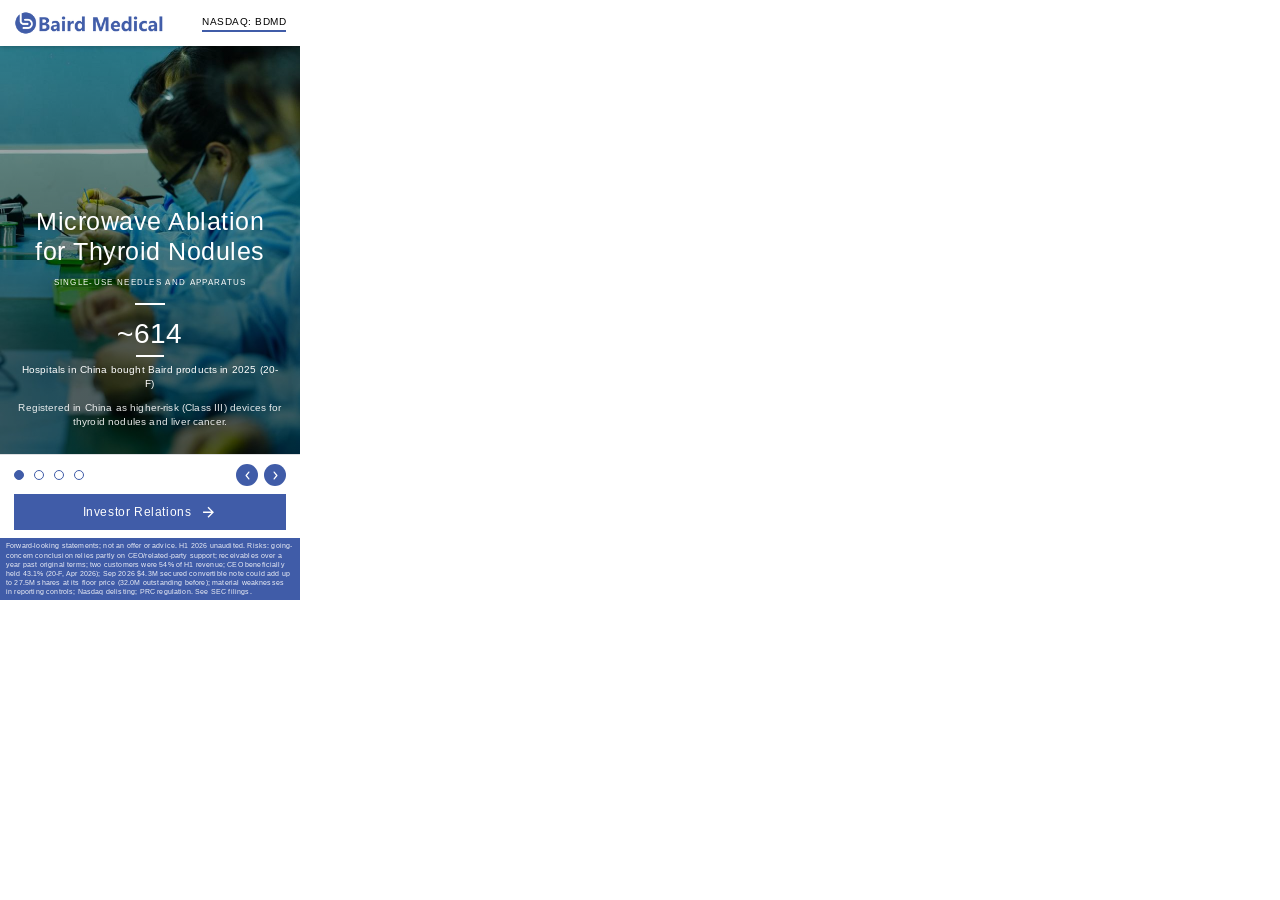
<file: concept-d-corporate/index.html>
<!DOCTYPE html>
<html lang="en">
<head>
<meta name="robots" content="noindex,nofollow">
<meta charset="UTF-8">
<meta name="ad.size" content="width=300,height=600">
<meta http-equiv="X-UA-Compatible" content="IE=Edge">
<meta name="viewport" content="width=300,initial-scale=1">
<link rel="icon" href="data:,">
<title>Baird Medical Investment Holdings Ltd — Investor Relations</title>
<link rel="preconnect" href="https://fonts.googleapis.com">
<link rel="preconnect" href="https://fonts.gstatic.com" crossorigin>
<link href="https://fonts.googleapis.com/css2?family=Arimo:wght@400;500&amp;display=swap" rel="stylesheet">
<link rel="stylesheet" href="style.css">
</head>
<body>

<!--
  Baird Medical Investment Holdings Ltd — IR display banner, 300x600 — Concept D: Corporate site / brand-native.
  Promotes: https://gracinting.github.io/bairdmedical-ir-concept/
  Styled from the company's own CORPORATE website (https://bairdmed.com/), not the IR concept page that
  Concepts A-C are built from: its white header and logo lockup, Helvetica-style type, black headings, flat
  blue .btn and photography. "Homepage in miniature": 1 hero slider -> 2 text + stats -> 3 image + text
  split -> 4 overlay band. Every claim comes from .tmp/facts.md (filings), never from the site's copy,
  which is stale and promotional. Photos and the logo are the site's own, saved locally in assets/.
-->

<div id="banner" aria-label="Baird Medical Investment Holdings Ltd investor relations advertisement">

  <div id="slides">

    <!-- Slide 1 — What it makes -->
    <section class="slide m-hero" data-index="0">
      <!-- Module: bairdmed.com homepage hero slider (.hero .slideshow__slide): a company photograph under the theme's
           dark overlay, centred white Helvetica-style title and a tracked uppercase sub-line, slider dots below.
           Facts: facts.md matrix 1 — [20-F Item 4] ~614 hospitals in China 2025; four Class III certificates. -->
      <img class="d-photo" src="assets/slide-1.jpg" alt="Staff in blue coveralls and masks working at a production bench">
      <div class="hero-copy">
        <h2>Microwave Ablation for Thyroid Nodules</h2>
        <p class="hero-sub">Single-use needles and apparatus</p>
        <hr class="hero-bar">
        <div class="d-stats">
          <div class="d-stat">
            <p class="d-value">~614</p>
            <p class="d-label">Hospitals in China bought Baird products in 2025 (20-F)</p>
          </div>
        </div>
        <p class="hero-note">Registered in China as higher-risk (Class III) devices for thyroid nodules and liver cancer.</p>
      </div>
    </section>

    <!-- Slide 2 — Revenue -->
    <section class="slide m-stats" data-index="1">
      <!-- Module: bairdmed.com homepage rich-text section (centred Helvetica heading over body copy on white), with
           stat blocks built from the shared parts: the site has no stats module, so this is the nearest section.
           Facts: facts.md matrix 2 — [6-K Ex. 99.1 Note 15] H1 2026 vs H1 2025, unaudited; [20-F/A MD&A] FY2025 -39.2%. -->
      <div class="stats-head">
        <h2>H1 revenue rose 24.6% on new licensing</h2>
        <p>H1 2026 against H1 2025, unaudited. Full-year 2025 revenue fell 39.2%.</p>
      </div>
      <div class="d-stats">
        <div class="d-stat">
          <p class="d-value">$9.9M</p>
          <p class="d-label">H1 2026 revenue, from $8.0M</p>
        </div>
        <div class="d-stat">
          <p class="d-value">$4.8M</p>
          <p class="d-label">Technology licensing, new in 2026: 48% of H1 revenue</p>
        </div>
        <div class="d-stat">
          <p class="d-value">&minus;38%</p>
          <p class="d-label">Revenue from needles and apparatus: $4.95M, from $7.96M</p>
        </div>
      </div>
    </section>

    <!-- Slide 3 — Cash, liabilities, receivables -->
    <section class="slide m-split" data-index="2">
      <!-- Module: bairdmed.com "Dedicated Manufacturer" image + text split (.index-section), stacked for portrait: the
           module's product photograph over a white card with a title, an accent bar and bulleted copy; the product
           renders are the site's own (the BD-GT apparatus and a needle).
           Facts: facts.md matrix 3 — [6-K Ex. 99.1 Notes 1 and 3, balance sheet] Jun 30, 2026, unaudited. -->
      <figure class="split-fig">
        <img class="split-photo" src="assets/slide-3.jpg" alt="The Baird Medical BD-GT microwave ablation apparatus and a single-use ablation needle on white">
      </figure>
      <div class="split-card">
        <p class="split-eyebrow">At Jun 30, 2026 · unaudited</p>
        <h2>Cash: $138,551.<br>Net receivables: $44.4M.</h2>
        <ul class="d-list">
          <li>$31.8M of $50.2M gross receivables is more than a year past its original terms. $13.7M of the net receivables is non-current.</li>
        </ul>
        <hr class="d-rule">
        <ul class="d-list">
          <li>Current liabilities: $34.9M. Management found no substantial going-concern doubt, relying partly on a CEO support letter (up to $2.0M) and a related party&rsquo;s confirmation it will not demand repayment for 12 months.
            <ul class="d-arrows">
              <li>Cash excludes $150,532 restricted cash</li>
            </ul>
          </li>
        </ul>
      </div>
    </section>

    <!-- Slide 4 — Revenue by customer location -->
    <section class="slide m-band" data-index="3">
      <!-- Module: bairdmed.com hero overlay treatment (photo under the theme's dark-blue overlay, centred white copy),
           used as a band: the site has no band module, so it borrows the hero's overlay and the brand blue.
           Facts: facts.md matrix 4 — [6-K Ex. 99.1 Note 15; 20-F/A] revenue by customer location. -->
      <img class="d-photo" src="assets/slide-4.jpg" alt="Empty glass display cases in a bright, pale-teal showroom">
      <div class="band-content">
        <h2>U.S. revenue grew. Mainland China halved.</h2>
        <p class="band-desc">By customer location, H1 2026 against H1 2025: the U.S. was 27% of H1 2026 revenue, mainland China 33%, down from 84%.</p>
        <div class="d-stats">
          <div class="d-stat">
            <p class="d-value">$2.67M</p>
            <p class="d-label">U.S.<br>from $0.12M</p>
          </div>
          <div class="d-stat">
            <p class="d-value">$3.26M</p>
            <p class="d-label">Mainland China<br>from $6.66M</p>
          </div>
          <div class="d-stat">
            <p class="d-value">$3.96M</p>
            <p class="d-label">Hong Kong<br>from $1.18M</p>
          </div>
        </div>
        <p class="band-note">All of 2025: mainland China $13.50M, Hong Kong $7.99M, U.S. $0.94M. The $9.9M total includes $4.8M of licensing, not split by location.</p>
      </div>
    </section>

  </div>

  <!-- Persistent chrome — the corporate site's header, never rotates -->
  <header id="top-bar" class="reveal" data-delay="0">
    <img id="logo" src="assets/logo.png" alt="Baird Medical" width="150" height="24">
    <span id="ticker">NASDAQ:&nbsp;BDMD</span>
  </header>

  <!-- Slider controls: round blue buttons, like the homepage slider's pause control -->
  <button type="button" class="nav-arrow" id="arrow-prev" aria-label="Previous slide">
    <svg viewBox="0 0 16 16" aria-hidden="true"><path d="M10 3 6 8l4 5" stroke="currentColor" stroke-width="1.8" fill="none" stroke-linecap="round" stroke-linejoin="round"/></svg>
  </button>
  <button type="button" class="nav-arrow" id="arrow-next" aria-label="Next slide">
    <svg viewBox="0 0 16 16" aria-hidden="true"><path d="M6 3l4 5-4 5" stroke="currentColor" stroke-width="1.8" fill="none" stroke-linecap="round" stroke-linejoin="round"/></svg>
  </button>

  <div id="bottom-fixed" class="reveal" data-delay="4">
    <div id="dots" role="tablist" aria-label="Slide selector">
      <button class="dot active" data-index="0" aria-label="Slide 1: What it makes"></button>
      <button class="dot" data-index="1" aria-label="Slide 2: Revenue"></button>
      <button class="dot" data-index="2" aria-label="Slide 3: Cash and receivables"></button>
      <button class="dot" data-index="3" aria-label="Slide 4: Revenue by location"></button>
    </div>

    <!-- bairdmed.com's .btn: flat brand blue, white label, the arrow slides in after the label -->
    <a href="#" id="cta">
      <span>Investor Relations</span>
      <svg id="cta-arrow" viewBox="0 0 24 25" aria-hidden="true"><path d="M12 4.18066L10.585 5.59566L16.17 11.1807H4V13.1807H16.17L10.585 18.7657L12 20.1807L20 12.1807L12 4.18066Z"/></svg>
    </a>

    <!-- The footer strip, carrying the required forward-looking-statements line -->
    <p id="fls"><span>Forward-looking statements; not an offer or advice. H1 2026 unaudited. Risks: going-concern conclusion relies partly on CEO/related-party support; receivables over a year past original terms; two customers were 54% of H1 revenue; CEO beneficially held 43.1% (20-F, Apr 2026); Sep 2026 $4.3M secured convertible note could add up to 27.5M shares at its floor price (32.0M outstanding before); material weaknesses in reporting controls; Nasdaq delisting; PRC regulation. See SEC filings.</span></p>
  </div>

  <!-- Standard HTML5-ad click-tag plumbing -->
  <div id="click-tag-wrapper"></div>
</div>

<script src="script.js"></script>
</body>
</html>
</file>
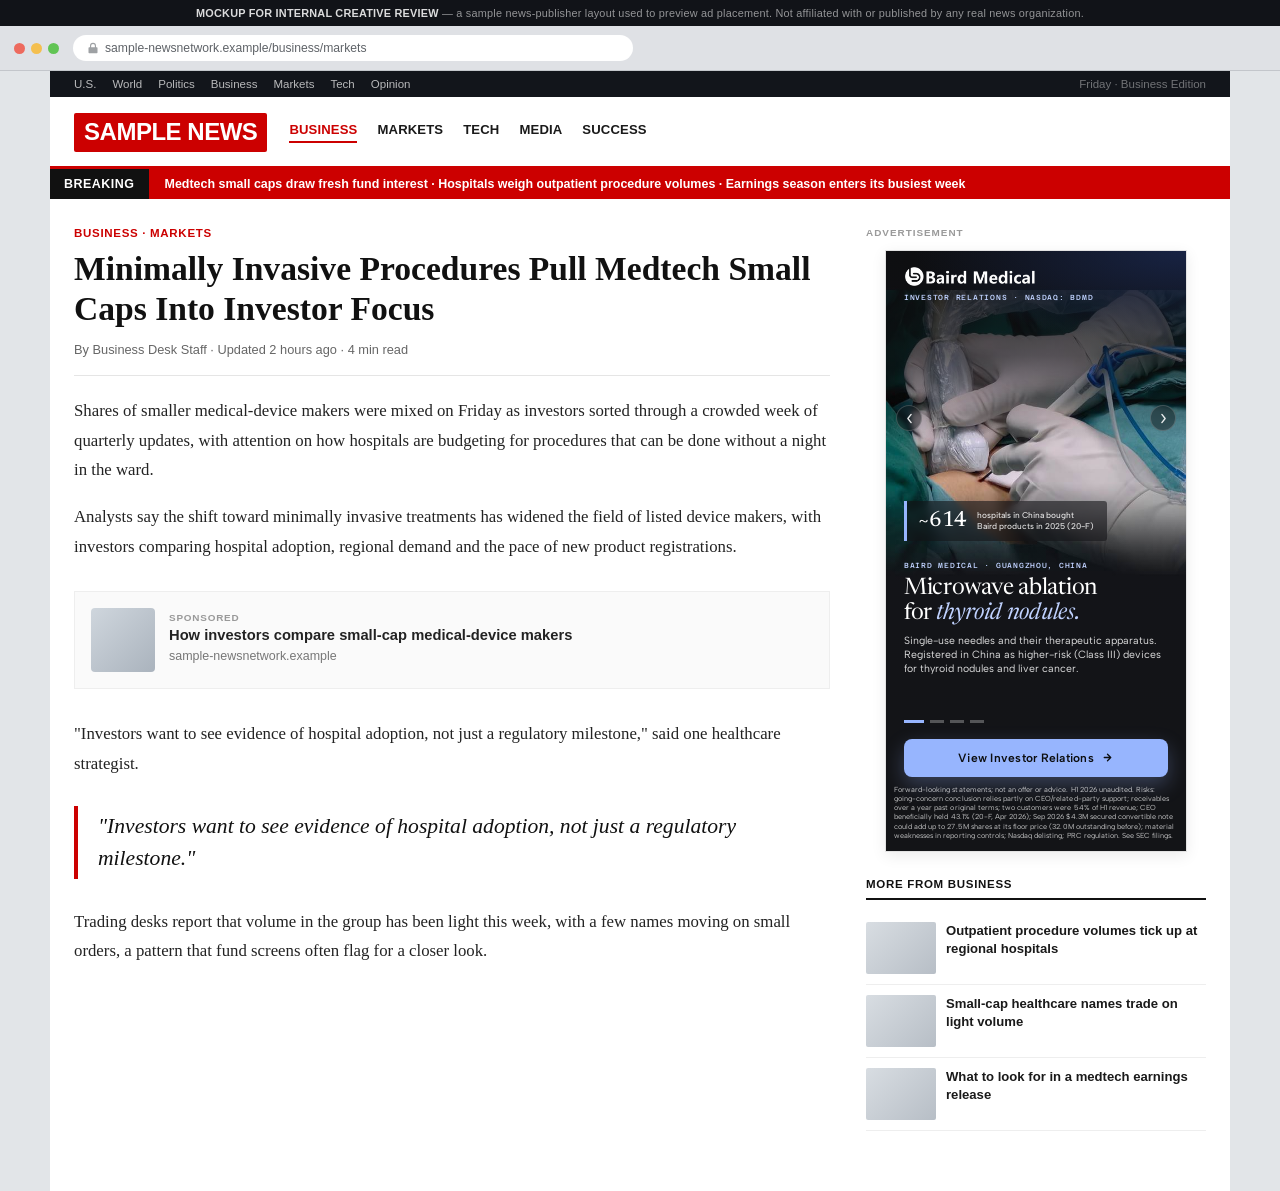
<file: context-preview/news.html>
<!DOCTYPE html>
<html lang="en">
<head>
<meta name="robots" content="noindex,nofollow">
<meta charset="UTF-8">
<meta name="viewport" content="width=device-width,initial-scale=1">
<title>In-Context Preview — Sample News Publisher Page</title>
<link rel="icon" href="data:,">
<style>
  * { margin:0; padding:0; box-sizing:border-box; }
  html, body { background:#e2e5e8; font-family:Helvetica, Arial, sans-serif; }

  /* ---- disclaimer strip ---- */
  #disclaimer {
    background:#111318;
    color:rgba(255,255,255,0.55);
    font-size:0.68rem;
    letter-spacing:0.02em;
    text-align:center;
    padding:7px 12px;
  }
  #disclaimer strong { color:rgba(255,255,255,0.85); }

  /* ---- fake browser chrome ---- */
  #browser-chrome {
    background:#dfe1e5;
    border-bottom:1px solid #c3c6cb;
    padding:9px 14px;
    display:flex;
    align-items:center;
    gap:14px;
  }
  #traffic-lights { display:flex; gap:6px; flex:0 0 auto; }
  #traffic-lights span { width:11px; height:11px; border-radius:50%; display:inline-block; }
  #traffic-lights span:nth-child(1){ background:#ed6a5e; }
  #traffic-lights span:nth-child(2){ background:#f4bf4f; }
  #traffic-lights span:nth-child(3){ background:#61c454; }
  #url-bar {
    flex:1 1 auto;
    background:#fff;
    border-radius:14px;
    padding:6px 14px;
    font-size:0.76rem;
    color:#5f6368;
    display:flex;
    align-items:center;
    gap:6px;
    max-width:560px;
  }
  #url-bar svg { flex:0 0 auto; opacity:0.6; }

  /* ---- site wrapper ---- */
  #site { background:#fff; max-width:1180px; margin:0 auto; }

  /* utility nav */
  #utility-nav {
    background:#12151b;
    color:rgba(255,255,255,0.7);
    font-size:0.72rem;
    display:flex;
    align-items:center;
    justify-content:space-between;
    padding:7px 24px;
  }
  #utility-nav .links { display:flex; gap:16px; }
  #utility-nav .links span:hover { color:#fff; }
  #utility-nav .meta { color:rgba(255,255,255,0.4); }

  /* masthead */
  #masthead {
    display:flex;
    align-items:center;
    gap:22px;
    padding:16px 24px 14px;
    border-bottom:3px solid #cc0000;
  }
  #logo {
    background:#cc0000;
    color:#fff;
    font-weight:900;
    font-size:1.5rem;
    letter-spacing:-0.02em;
    padding:5px 10px 6px;
    border-radius:2px;
    font-family:Arial, Helvetica, sans-serif;
  }
  #masthead nav { display:flex; gap:20px; flex:1; }
  #masthead nav span {
    font-size:0.82rem;
    font-weight:700;
    color:#1a1a1a;
    text-transform:uppercase;
    letter-spacing:0.01em;
    cursor:default;
  }
  #masthead nav span.active { color:#cc0000; border-bottom:2px solid #cc0000; padding-bottom:4px; }

  /* breaking ticker */
  #ticker {
    background:#cc0000;
    color:#fff;
    display:flex;
    align-items:center;
    font-size:0.78rem;
    font-weight:600;
    overflow:hidden;
    white-space:nowrap;
  }
  #ticker .badge {
    background:#111;
    padding:8px 14px;
    font-weight:900;
    letter-spacing:0.04em;
    flex:0 0 auto;
  }
  #ticker .feed { padding:8px 16px; }

  /* content grid */
  #content {
    display:grid;
    grid-template-columns:1fr 340px;
    gap:36px;
    padding:28px 24px 60px;
  }

  article .eyebrow {
    color:#cc0000;
    font-size:0.72rem;
    font-weight:800;
    letter-spacing:0.06em;
    text-transform:uppercase;
    margin-bottom:10px;
  }
  article h1 {
    font-family:Georgia, 'Times New Roman', serif;
    font-size:2.1rem;
    line-height:1.18;
    color:#111;
    margin-bottom:14px;
  }
  article .byline {
    font-size:0.8rem;
    color:#666;
    margin-bottom:20px;
    padding-bottom:18px;
    border-bottom:1px solid #e5e5e5;
  }
  article p {
    font-family:Georgia, 'Times New Roman', serif;
    font-size:1.05rem;
    line-height:1.75;
    color:#232323;
    margin-bottom:18px;
  }
  article .pull-quote {
    font-family:Georgia, 'Times New Roman', serif;
    font-style:italic;
    font-size:1.35rem;
    line-height:1.5;
    color:#111;
    border-left:4px solid #cc0000;
    padding:4px 0 4px 20px;
    margin:28px 0;
  }
  .native-slot {
    margin:30px 0;
    border:1px solid #eee;
    background:#fafafa;
    padding:16px;
    display:flex;
    gap:14px;
    align-items:center;
  }
  .native-slot .swatch { width:64px; height:64px; border-radius:4px; background:linear-gradient(135deg,#cfd6dd,#aab3bd); flex:0 0 auto; }
  .native-slot .txt .tag { font-size:0.62rem; font-weight:800; letter-spacing:0.08em; color:#999; text-transform:uppercase; margin-bottom:4px; }
  .native-slot .txt h4 { font-size:0.92rem; color:#222; margin-bottom:3px; }
  .native-slot .txt p { font-size:0.78rem; color:#777; margin:0; font-family:Helvetica, Arial, sans-serif; }

  /* right rail */
  aside { display:flex; flex-direction:column; align-items:center; gap:10px; }
  aside .sponsor-label {
    align-self:flex-start;
    font-size:0.62rem;
    font-weight:800;
    letter-spacing:0.1em;
    text-transform:uppercase;
    color:#9a9a9a;
    margin-bottom:2px;
  }
  #ad-slot {
    width:302px;    /* 300 + the 1px border each side (border-box), so the 300x600 banner isn't clipped */
    height:602px;
    border:1px solid #e2e2e2;
    box-shadow:0 4px 14px rgba(0,0,0,0.08);
    overflow:hidden;
    background:#000;
  }
  #ad-slot iframe { width:300px; height:600px; border:0; display:block; }

  .rail-more {
    align-self:stretch;
    margin-top:16px;
  }
  .rail-more .heading {
    font-size:0.72rem;
    font-weight:800;
    letter-spacing:0.06em;
    text-transform:uppercase;
    color:#111;
    border-bottom:2px solid #111;
    padding-bottom:8px;
    margin-bottom:12px;
  }
  .rail-item {
    display:flex;
    gap:10px;
    padding:10px 0;
    border-bottom:1px solid #eee;
  }
  .rail-item .thumb { width:70px; height:52px; border-radius:2px; background:linear-gradient(135deg,#d8dde2,#b7bec6); flex:0 0 auto; }
  .rail-item p { font-family:Helvetica, Arial, sans-serif; font-size:0.82rem; line-height:1.35; color:#1a1a1a; font-weight:600; }

  @media (max-width:900px) {
    #content { grid-template-columns:1fr; }
    aside { align-items:stretch; }
    #ad-slot { margin:0 auto; }
  }
</style>
</head>
<body>

<div id="disclaimer">
  <strong>MOCKUP FOR INTERNAL CREATIVE REVIEW</strong> — a sample news-publisher layout used to preview ad placement. Not affiliated with or published by any real news organization.
</div>

<div id="browser-chrome">
  <div id="traffic-lights"><span></span><span></span><span></span></div>
  <div id="url-bar">
    <svg width="12" height="12" viewBox="0 0 16 16"><path d="M8 1a4 4 0 00-4 4v2H3a1 1 0 00-1 1v6a1 1 0 001 1h10a1 1 0 001-1V8a1 1 0 00-1-1h-1V5a4 4 0 00-4-4zm-2.5 6V5a2.5 2.5 0 015 0v2h-5z" fill="currentColor"/></svg>
    sample-newsnetwork.example/business/markets
  </div>
</div>

<div id="site">
  <div id="utility-nav">
    <div class="links">
      <span>U.S.</span><span>World</span><span>Politics</span><span>Business</span><span>Markets</span><span>Tech</span><span>Opinion</span>
    </div>
    <div class="meta">Friday · Business Edition</div>
  </div>

  <div id="masthead">
    <div id="logo">SAMPLE&nbsp;NEWS</div>
    <nav>
      <span class="active">Business</span>
      <span>Markets</span>
      <span>Tech</span>
      <span>Media</span>
      <span>Success</span>
    </nav>
  </div>

  <div id="ticker">
    <span class="badge">BREAKING</span>
    <span class="feed">Medtech small caps draw fresh fund interest · Hospitals weigh outpatient procedure volumes · Earnings season enters its busiest week</span>
  </div>

  <div id="content">
    <article>
      <div class="eyebrow">Business · Markets</div>
      <h1>Minimally Invasive Procedures Pull Medtech Small Caps Into Investor Focus</h1>
      <div class="byline">By Business Desk Staff · Updated 2 hours ago · 4 min read</div>

      <p>Shares of smaller medical-device makers were mixed on Friday as investors sorted through a crowded week of quarterly updates, with attention on how hospitals are budgeting for procedures that can be done without a night in the ward.</p>

      <p>Analysts say the shift toward minimally invasive treatments has widened the field of listed device makers, with investors comparing hospital adoption, regional demand and the pace of new product registrations.</p>

      <div class="native-slot">
        <div class="swatch"></div>
        <div class="txt">
          <div class="tag">Sponsored</div>
          <h4>How investors compare small-cap medical-device makers</h4>
          <p>sample-newsnetwork.example</p>
        </div>
      </div>

      <p>&quot;Investors want to see evidence of hospital adoption, not just a regulatory milestone,&quot; said one healthcare strategist.</p>

      <div class="pull-quote">"Investors want to see evidence of hospital adoption, not just a regulatory milestone."</div>

      <p>Trading desks report that volume in the group has been light this week, with a few names moving on small orders, a pattern that fund screens often flag for a closer look.</p>
    </article>

    <aside>
      <div class="sponsor-label">Advertisement</div>
      <div id="ad-slot">
        <iframe id="ad-frame" title="Sample ad placement" scrolling="no"></iframe>
      </div>

      <div class="rail-more">
        <div class="heading">More From Business</div>
        <div class="rail-item"><div class="thumb"></div><p>Outpatient procedure volumes tick up at regional hospitals</p></div>
        <div class="rail-item"><div class="thumb"></div><p>Small-cap healthcare names trade on light volume</p></div>
        <div class="rail-item"><div class="thumb"></div><p>What to look for in a medtech earnings release</p></div>
      </div>
    </aside>
  </div>
</div>

<script>
  var CONCEPTS = {
    a: '../concept-a-photo/index.html',
    b: '../concept-b-editorial/index.html',
    c: '../concept-c-dashboard/index.html',
    d: '../concept-d-corporate/index.html'
  }
  var params = new URLSearchParams(window.location.search)
  var concept = params.get('concept')
  if (!CONCEPTS[concept]) concept = 'a'
  document.getElementById('ad-frame').src = CONCEPTS[concept]
</script>

</body>
</html>
</file>
<file: concept-a-photo/style.css>
/* ── Brand tokens — the ONLY place colors are defined. Set --dark,
   --navy, --accent and --gold from the company's real site; the rest
   derive from them (color-mix: Chrome 111+ / Safari 16.2+). ── */
:root {
  --dark:      #131417;
  --dark-2:    color-mix(in srgb, var(--dark) 70%, black);
  --navy:      #1c2c59;
  --accent:    #97b5fe;
  --accent-d:  color-mix(in srgb, var(--accent) 82%, black);
  --accent-lt: color-mix(in srgb, var(--accent) 62%, white);
  --gold:      #bdd1ff;
  --gold-d:    color-mix(in srgb, var(--gold) 85%, black);
  --white:     #ffffff;
  --cta-ink:   var(--white);  /* text on the accent CTA — set to var(--dark-2) if white fails contrast on a light accent */
  --font-head: 'Montserrat', system-ui, sans-serif;
  --font:      'Inter', system-ui, sans-serif;
  --mono:      'IBM Plex Mono', ui-monospace, SFMono-Regular, Menlo, Consolas, 'Liberation Mono', monospace;
  --ease:      cubic-bezier(0.16,1,0.3,1);
}

* { margin:0; padding:0; box-sizing:border-box; }
html, body { width:300px; height:600px; overflow:hidden; background:var(--dark); }
body { font-family:var(--font); -webkit-font-smoothing:antialiased; }
a { text-decoration:none; color:inherit; }
button { border:0; background:none; font:inherit; color:inherit; cursor:pointer; -webkit-tap-highlight-color:transparent; }

/* ── Canvas ─────────────────────────────────────────────────────────
   Fixed 300x600 stage. A crossfading slide stack sits at the bottom of
   the z-order; persistent chrome (logo, nav, stats, CTA) is pinned on
   top of it and never rotates — same "fixed shell / rotating cards"
   split the Knorex reference banner used with royalSlider. */
#banner {
  position:relative;
  width:300px;
  height:600px;
  overflow:hidden;
  cursor:pointer;
  background:var(--dark);
}

/* ── Slide stack ────────────────────────────────────────────────── */
#slides { position:absolute; inset:0; z-index:1; }

.slide {
  position:absolute;
  inset:0;
  opacity:0;
  z-index:1;
  pointer-events:none;
  transition:opacity 0.9s ease;
}
.slide.active { opacity:1; z-index:2; pointer-events:auto; }

.slide-bg {
  position:absolute;
  top:0; left:0;
  width:100%; height:100%;
  object-fit:cover;
  object-position:center 20%;
  z-index:1;
  animation:kenburns 7s ease-out infinite alternate;
  user-select:none;
  -webkit-user-drag:none;
}
@keyframes kenburns {
  from { transform:scale(1); }
  to   { transform:scale(1.09); }
}

.slide-scrim-top, .slide-scrim-bottom {
  position:absolute;
  left:0; right:0;
  z-index:2;
  pointer-events:none;
}
.slide-scrim-top {
  top:0; height:190px;
  background:linear-gradient(180deg, color-mix(in srgb, var(--dark-2) 94%, transparent) 0%, color-mix(in srgb, var(--dark-2) 62%, transparent) 55%, color-mix(in srgb, var(--dark-2) 0%, transparent) 100%);
}
.slide-scrim-bottom {
  bottom:0; height:336px;
  background:linear-gradient(0deg, var(--dark) 0%, color-mix(in srgb, var(--dark) 93%, transparent) 42%, color-mix(in srgb, var(--dark) 0%, transparent) 100%);
}

.slide-copy {
  position:absolute;
  inset:0;
  z-index:3;
  transform:translateY(12px);
  transition:transform 0.9s var(--ease);
}
.slide.active .slide-copy { transform:translateY(0); }

/* Floating mid-image stat chip (per slide) */
.mid-chip {
  position:absolute;
  top:258px; left:18px;
  display:flex;
  align-items:center;
  gap:10px;
  padding:9px 13px 9px 11px;
  background:color-mix(in srgb, var(--dark) 58%, transparent);
  border-left:3px solid var(--accent);
  border-radius:0 3px 3px 0;
  backdrop-filter:blur(3px);
  -webkit-backdrop-filter:blur(3px);
}
.chip-num {
  font-family:var(--font-head);
  font-weight:800;
  font-size:19px;
  color:var(--white);
  white-space:nowrap;
}
.chip-num em { font-style:normal; color:var(--accent); }
.chip-label {
  font-family:var(--font);
  font-size:8.4px;
  line-height:1.25;
  font-weight:500;
  color:rgba(255,255,255,0.82);
}

/* Rotating headline block, pinned above the fixed bottom bar */
.copy-bottom {
  position:absolute;
  left:0; right:0;
  bottom:150px;
  padding:0 18px;
}
.kicker {
  font-family:var(--mono);
  font-weight:600;
  font-size:8px;
  letter-spacing:0.09em;
  text-transform:uppercase;
  color:var(--accent-lt);
  margin-bottom:6px;
}
.copy-bottom h1 {
  font-family:var(--font-head);
  font-weight:900;
  font-size:20px;
  line-height:1.14;
  letter-spacing:-0.01em;
  color:var(--white);
}
.copy-bottom h1 em { font-style:normal; color:var(--accent); }
.copy-bottom p {
  margin-top:7px;
  font-size:11px;
  line-height:1.4;
  color:rgba(255,255,255,0.8);
  max-width:255px;
}

/* ── Persistent chrome (never rotates) ─────────────────────────── */
#top-bar {
  position:absolute;
  top:0; left:0; right:0;
  z-index:5;
  display:flex;
  flex-direction:column;
  gap:7px;
  padding:16px 18px 0;
}
#logo { display:flex; align-items:center; gap:7px; }
#logo .mark { width:19px; height:19px; flex:none; }
#wordmark {
  font-family:var(--font-head);
  font-weight:800;
  font-size:13.5px;
  letter-spacing:0.01em;
  color:var(--white);
}
#eyebrow {
  font-family:var(--mono);
  font-weight:600;
  font-size:8.2px;
  letter-spacing:0.1em;
  color:var(--accent-lt);
}

.nav-arrow {
  position:absolute;
  top:154px;
  width:26px; height:26px;
  z-index:5;
  display:flex;
  align-items:center;
  justify-content:center;
  background:color-mix(in srgb, var(--dark) 45%, transparent);
  border:1px solid rgba(255,255,255,0.18);
  border-radius:50%;
  color:rgba(255,255,255,0.9);
  backdrop-filter:blur(2px);
  -webkit-backdrop-filter:blur(2px);
  transition:background .2s ease, transform .15s ease;
}
.nav-arrow svg { width:13px; height:13px; }
.nav-arrow:active { transform:scale(0.9); background:color-mix(in srgb, var(--accent) 55%, transparent); }
#arrow-prev { left:10px; }
#arrow-next { right:10px; }

#bottom-fixed {
  position:absolute;
  left:0; right:0; bottom:0;
  z-index:5;
  padding:0 18px 12px;
}

#dots {
  display:flex;
  gap:6px;
  margin-bottom:11px;
}
.dot {
  width:14px; height:3px;
  border-radius:2px;
  background:rgba(255,255,255,0.28);
  transition:background .3s ease, width .3s ease;
  padding:6px 0;
  background-clip:content-box;
  box-sizing:content-box;
}
.dot.active { background-color:var(--accent); width:20px; }  /* background-color, not the shorthand: the shorthand resets background-clip and paints the whole 15px hit area as a square */

#stat-row {
  display:flex;
  align-items:center;
  gap:14px;
}
.stat { display:flex; flex-direction:column; gap:2px; }
.stat-num {
  font-family:var(--font-head);
  font-weight:800;
  font-size:15px;
  color:var(--white);
}
.stat-num em { font-style:normal; color:var(--accent); }
.stat-label {
  font-family:var(--font);
  font-size:8px;
  font-weight:500;
  letter-spacing:0.03em;
  text-transform:uppercase;
  color:rgba(255,255,255,0.58);
}
.stat-div { width:1px; height:26px; background:rgba(255,255,255,0.18); }

#cta {
  margin-top:14px;
  display:flex;
  align-items:center;
  justify-content:center;
  gap:7px;
  width:100%;
  height:42px;
  background:var(--accent);
  border-radius:3px;
  color:var(--cta-ink);
  font-family:var(--font-head);
  font-weight:800;
  font-size:11.5px;
  letter-spacing:0.06em;
  text-transform:uppercase;
  box-shadow:0 8px 20px color-mix(in srgb, var(--accent) 35%, transparent);
  animation:cta-pulse 1.8s ease-in-out 2.6s 6;
}
#cta-arrow { width:13px; height:13px; }

/* Required disclosure line under the CTA */
#disclosure {
  margin-top:8px;
  font-family:var(--mono);
  font-size:6.6px;
  letter-spacing:0.03em;
  line-height:1.2;
  text-align:center;
  color:rgba(255,255,255,0.55);
}
@keyframes cta-pulse {
  0%, 100% { box-shadow:0 8px 20px color-mix(in srgb, var(--accent) 35%, transparent); }
  50%      { box-shadow:0 8px 26px color-mix(in srgb, var(--accent) 65%, transparent), 0 0 0 5px color-mix(in srgb, var(--accent) 12%, transparent); }
}

/* ── Entrance sequence (initial load only) ─────────────────────── */
.reveal {
  opacity:0;
  transform:translateY(14px);
  transition:opacity .7s var(--ease), transform .7s var(--ease);
}
#banner.is-live .reveal { opacity:1; transform:none; }
#top-bar[data-delay="0"] { transition-delay:.05s; }
#bottom-fixed[data-delay="4"] { transition-delay:.55s; }

#click-tag-wrapper { position:absolute; width:0; height:0; overflow:hidden; }

@media (prefers-reduced-motion: reduce) {
  .slide-bg { animation:none; }
  #cta { animation:none; }
  .reveal { transition-duration:.01s; transition-delay:0s !important; }
  .slide, .slide-copy { transition-duration:.2s; }
}

/* ══ Baird Medical theme (the IR concept page's tokens: deep ink ground, periwinkle accent,
   Newsreader / Albert Sans / Azeret Mono). Appended to the scaffolded rules above. ══ */
:root {
  --cta-ink:   var(--dark-2);           /* the accent is light: dark ink holds contrast */
  --font-head: 'Newsreader', Georgia, 'Times New Roman', serif;
  --font:      'Albert Sans', system-ui, sans-serif;
  --mono:      'Azeret Mono', ui-monospace, SFMono-Regular, Menlo, Consolas, monospace;
}
body { font-family:var(--font); }

/* header: the company's own lockup (white variant), ticker eyebrow beneath */
#top-bar { gap:6px; padding-top:15px; }
#logo .lockup { display:block; width:132px; height:21px; }
#eyebrow { font-weight:500; font-size:7.4px; letter-spacing:0.1em; }

/* slide type: light serif display with an italic periwinkle phrase, like the IR hero */
.chip-num { font-family:var(--font-head); font-weight:500; font-size:22px; letter-spacing:-0.01em; line-height:1; }
.chip-label { font-size:8.4px; line-height:1.28; font-weight:500; color:rgba(255,255,255,0.86); }
.kicker { font-weight:500; font-size:7.4px; letter-spacing:0.1em; margin-bottom:7px; color:var(--accent-lt); }
.copy-bottom h1 { font-weight:400; font-size:23px; line-height:1.08; letter-spacing:-0.012em; font-variation-settings:'opsz' 60; }
.copy-bottom h1 em { font-style:italic; font-weight:400; color:var(--accent-lt); }
.copy-bottom p { font-size:10.5px; line-height:1.36; color:rgba(255,255,255,0.86); max-width:264px; }

/* the stat row is gone (distressed issuer: no persistent headline numbers), so the disclosure is legible */
#bottom-fixed { padding:0 18px 11px; }
#dots { margin-bottom:10px; }
#cta { margin-top:0; height:38px; border-radius:8px; font-family:var(--font); font-weight:600; font-size:12px; letter-spacing:0.02em; text-transform:none; box-shadow:0 8px 20px color-mix(in srgb, var(--accent) 28%, transparent); }
#disclosure { margin:8px -10px 0; font-family:var(--font); font-size:7.3px; line-height:1.26; letter-spacing:0.004em; text-align:left; color:rgba(255,255,255,0.74); }
.mid-chip { top:250px; }
.copy-bottom { top:310px; bottom:auto; }                 /* anchored from the top so every headline lands at the same y */
.copy-bottom p { text-wrap:pretty; }
/* the IR hero's signature: a navy glow in the top-right corner, over the deep ink */
.slide-scrim-top { background:radial-gradient(130% 70% at 100% 0%, color-mix(in srgb, var(--navy) 70%, transparent) 0%, transparent 70%), linear-gradient(180deg, color-mix(in srgb, var(--dark-2) 94%, transparent) 0%, color-mix(in srgb, var(--dark-2) 62%, transparent) 55%, color-mix(in srgb, var(--dark-2) 0%, transparent) 100%); }
</file>
<file: concept-b-editorial/style.css>
/* ── Brand tokens — the ONLY place colors are defined. Set --accent,
   --ink and --gold from the company's real site (hex or oklch); every
   other surface/tint derives from them. ── */
:root {
  --accent:       #97b5fe;
  --ink:          #222429;
  --gold:         #bdd1ff;
  --accent-lt:    color-mix(in oklch, var(--accent) 60%, white);
  --accent-ink:   color-mix(in oklch, var(--accent) 72%, black);
  --accent-ink-d: color-mix(in oklch, var(--accent) 62%, black);
  --accent-lo:    color-mix(in oklch, var(--accent) 14%, transparent);
  --deep:         color-mix(in oklch, var(--ink) 80%, black);
  --paper:        color-mix(in oklch, var(--ink) 2%, white);
  --tint:         color-mix(in oklch, var(--accent) 7%, white);
  --tint-2:       color-mix(in oklch, var(--accent) 24%, white);
  --card:         #ffffff;
  --text-mid:     color-mix(in oklch, var(--ink) 62%, white);
  --line:         color-mix(in oklch, var(--ink) 15%, transparent);
  --serif: 'Source Serif 4', Georgia, serif;
  --sans:  'Libre Franklin', system-ui, sans-serif;
  --mono:  'JetBrains Mono', ui-monospace, SFMono-Regular, Menlo, Consolas, 'Liberation Mono', monospace;
  --ease:  cubic-bezier(0.22, 1, 0.36, 1);
}

* { margin:0; padding:0; box-sizing:border-box; }
html, body { width:300px; height:600px; overflow:hidden; background:var(--paper); }
body { font-family:var(--sans); color:var(--ink); -webkit-font-smoothing:antialiased; }
a { text-decoration:none; color:inherit; }
button { border:0; background:none; font:inherit; color:inherit; cursor:pointer; -webkit-tap-highlight-color:transparent; }

#banner {
  position:relative;
  width:300px;
  height:600px;
  overflow:hidden;
  cursor:pointer;
  background:var(--paper);
}

#top-rule {
  position:absolute;
  top:0; left:0; right:0;
  height:3px;
  z-index:6;
  background:linear-gradient(90deg, var(--accent-ink), var(--gold));
}

/* ── Persistent top chrome ──────────────────────────────────────── */
#top-bar {
  position:absolute;
  top:3px; left:0; right:0;
  z-index:5;
  background:var(--paper);
  border-bottom:1px solid var(--line);
  padding:13px 18px 10px;
  display:flex;
  flex-direction:column;
  gap:6px;
}
#logo { display:flex; align-items:center; gap:7px; }
.mark { width:18px; height:18px; flex:none; }
#wordmark {
  font-family:var(--sans);
  font-weight:800;
  font-size:13px;
  letter-spacing:0.01em;
  color:var(--ink);
}
#masthead {
  font-family:var(--mono);
  font-size:7.6px;
  font-weight:500;
  letter-spacing:0.1em;
  color:var(--text-mid);
}

/* ── Slide stack ────────────────────────────────────────────────── */
#slides { position:absolute; top:61px; left:0; right:0; bottom:115px; z-index:1; overflow:hidden; }

.slide {
  position:absolute; inset:0;
  opacity:0;
  z-index:1;
  pointer-events:none;
  transition:opacity 0.8s ease;
}
.slide.active { opacity:1; z-index:2; pointer-events:auto; }

.slide-copy {
  padding:16px 18px 0;
  transform:translateY(10px);
  transition:transform 0.8s var(--ease);
}
.slide.active .slide-copy { transform:translateY(0); }

.eyebrow {
  font-family:var(--mono);
  font-size:9.5px;
  font-weight:500;
  letter-spacing:0.13em;
  text-transform:uppercase;
  color:var(--accent-ink);
  display:flex;
  align-items:center;
  gap:7px;
  margin-bottom:9px;
}
.eyebrow::before {
  content:'';
  width:6px; height:6px;
  border-radius:50%;
  background:var(--accent);
  flex:none;
}

.slide-copy h1 {
  font-family:var(--serif);
  font-weight:700;
  font-size:21px;
  line-height:1.16;
  letter-spacing:-0.01em;
  color:var(--ink);
}
.slide-copy h1 em { font-style:italic; color:var(--accent-ink); }

.lead {
  margin-top:8px;
  font-family:var(--sans);
  font-size:10.8px;
  line-height:1.44;
  color:var(--text-mid);
}

/* ── "Figure" schematic card, matching the site's plate component ─ */
.fig-card {
  margin-top:13px;
  border:1px solid var(--line);
  border-radius:2px;
  background:var(--card);
  overflow:hidden;
}
.fig-bar {
  display:flex;
  justify-content:space-between;
  align-items:center;
  gap:8px;
  padding:6px 10px;
  background:var(--ink);
  color:#fff;
  font-family:var(--mono);
  font-size:6.6px;
  font-weight:500;
  letter-spacing:0.12em;
  text-transform:uppercase;
}
.fig-bar span:last-child { color:var(--accent-lt); }
.fig-body { padding:9px 11px 5px; }
.fig-body svg { width:100%; height:auto; display:block; }

/* figure line-art */
.fig-node rect { fill:var(--ink); }
.fig-rail { fill:none; stroke:var(--text-mid); stroke-width:1.6; }
.fig-ghost { fill:none; stroke:var(--tint-2); stroke-width:2; }
.fig-mark { fill:none; stroke-width:10.5; stroke-linecap:round; }
.fig-mark.a { stroke:var(--accent); }
.fig-mark.b { stroke:var(--ink); }
.fig-gold { fill:var(--gold); }

.fig-mesh line { stroke:var(--accent-lt); stroke-width:1; opacity:0.7; }
.fig-dot circle { fill:var(--accent-ink); }
.fig-hub { fill:var(--gold); stroke:var(--ink); stroke-width:1.4; }

.fig-step rect { fill:var(--tint); stroke:var(--line); stroke-width:1; }
.fig-step.accent rect { fill:var(--accent-lo); stroke:var(--accent-ink); }
.fig-step.gold rect { fill:var(--tint); stroke:var(--gold); }
.fig-step text {
  font-family:var(--mono);
  font-size:8.6px;
  font-weight:700;
  letter-spacing:0.01em;
  fill:var(--ink);
}
.fig-arrow { fill:none; stroke:var(--text-mid); stroke-width:1.6; stroke-linecap:round; stroke-linejoin:round; }

.fig-base { stroke:var(--line); stroke-width:1; }
.fig-bar-prior { fill:var(--tint-2); }
.fig-bar-now { fill:var(--accent-ink); }
.fig-bar-label { font-family:var(--mono); font-size:9px; font-weight:600; fill:var(--text-mid); }
.fig-bar-label.strong { fill:var(--accent-ink); font-weight:700; font-size:10px; }
.fig-bar-year { font-family:var(--mono); font-size:7.5px; fill:var(--text-mid); letter-spacing:0.04em; }

/* key-fact row, matching the site's .kf definition-list pattern */
.kf {
  margin-top:12px;
  padding-top:10px;
  border-top:1px solid var(--line);
  display:flex;
  justify-content:space-between;
  align-items:baseline;
}
.kf dt {
  font-family:var(--mono);
  font-size:7.8px;
  font-weight:500;
  letter-spacing:0.1em;
  text-transform:uppercase;
  color:var(--text-mid);
}
.kf dd {
  display:flex;
  flex-direction:column;
  align-items:flex-end;
  gap:2px;
  font-family:var(--mono);
  font-size:13px;
  font-weight:700;
  color:var(--ink);
  text-align:right;
}
.kf dd em {
  font-style:normal;
  font-weight:600;
  font-size:7.6px;
  letter-spacing:0.03em;
  color:var(--accent-ink);
}

/* ── Nav arrows ─────────────────────────────────────────────────── */
.nav-arrow {
  position:absolute;
  top:316px;
  z-index:5;
  width:24px; height:24px;
  display:flex;
  align-items:center;
  justify-content:center;
  background:var(--card);
  border:1px solid var(--line);
  border-radius:50%;
  color:var(--ink);
  box-shadow:0 2px 8px color-mix(in oklch, var(--ink) 12%, transparent);
  transition:transform 0.15s ease, background 0.2s ease;
}
.nav-arrow svg { width:12px; height:12px; }
.nav-arrow:active { transform:scale(0.9); background:var(--tint); }
#arrow-prev { left:6px; }
#arrow-next { right:6px; }

/* ── Persistent dark band: dots + CTA ───────────────────────────── */
#dots {
  position:absolute;
  left:0; right:0; bottom:81px;
  z-index:5;
  background:var(--deep);
  display:flex;
  gap:6px;
  padding:11px 18px 8px;
}
.dot {
  width:13px; height:3px;
  border-radius:2px;
  background:oklch(1 0 0 / 0.28);
  padding:6px 0;
  background-clip:content-box;
  box-sizing:content-box;
  transition:background 0.3s ease, width 0.3s ease;
}
.dot.active { background-color:var(--accent); width:19px; }  /* background-color, not the shorthand: the shorthand resets background-clip and paints the whole hit area as a square */

#bottom-fixed {
  position:absolute;
  left:0; right:0; bottom:0;
  z-index:5;
  background:var(--deep);
  padding:2px 18px 10px;
}
#bf-line {
  font-family:var(--mono);
  font-size:7.4px;
  font-weight:500;
  letter-spacing:0.11em;
  color:color-mix(in oklch, var(--accent-lt) 75%, transparent);
  margin-bottom:9px;
}
#cta {
  display:flex;
  align-items:center;
  justify-content:center;
  gap:7px;
  width:100%;
  height:42px;
  background:var(--accent);
  border-radius:3px;
  color:var(--deep);
  font-family:var(--sans);
  font-weight:700;
  font-size:12px;
  letter-spacing:0.01em;
  box-shadow:0 8px 20px color-mix(in oklch, var(--accent) 30%, transparent);
  animation:cta-pulse 1.8s ease-in-out 2.6s 6;
}
#cta-arrow { width:13px; height:13px; }

/* Required disclosure line under the CTA */
#fls {
  margin-top:7px;
  font-family:var(--mono);
  font-size:6.4px;
  letter-spacing:0.03em;
  text-align:center;
  color:color-mix(in oklch, var(--accent-lt) 60%, transparent);
}
@keyframes cta-pulse {
  0%, 100% { box-shadow:0 8px 20px color-mix(in oklch, var(--accent) 30%, transparent); }
  50%      { box-shadow:0 8px 26px color-mix(in oklch, var(--accent) 55%, transparent), 0 0 0 5px color-mix(in oklch, var(--accent) 16%, transparent); }
}

/* ── Entrance sequence (initial load only) ─────────────────────── */
.reveal { opacity:0; transform:translateY(12px); transition:opacity .7s var(--ease), transform .7s var(--ease); }
#banner.is-live .reveal { opacity:1; transform:none; }
#top-bar[data-delay="0"] { transition-delay:.05s; }
#dots.reveal { transition-delay:.5s; }
#bottom-fixed[data-delay="1"] { transition-delay:.6s; }

#click-tag-wrapper { position:absolute; width:0; height:0; overflow:hidden; }

@media (prefers-reduced-motion: reduce) {
  #cta { animation:none; }
  .reveal { transition-duration:.01s; transition-delay:0s !important; }
  .slide, .slide-copy { transition-duration:.2s; }
}

/* ══ Baird Medical theme: the IR concept page's light tokens (paper #fafcff, tint #eef3ff, ink #222429,
   accent-ink #38539e) and type (Newsreader / Albert Sans / Azeret Mono). Appended to the scaffolded rules above. ══ */
:root {
  --accent:       #97b5fe;
  --accent-lt:    #bdd1ff;
  --accent-ink:   #38539e;
  --accent-ink-d: #2b4285;
  --accent-lo:    color-mix(in srgb, #97b5fe 14%, transparent);
  --ink:          #222429;
  --deep:         #131417;
  --paper:        #fafcff;
  --card:         #fdfefe;
  --tint:         #eef3ff;
  --tint-2:       #d7e1f9;
  --text-mid:     #5d6067;
  --line:         color-mix(in srgb, #2b2d33 14%, transparent);
  --serif: 'Newsreader', Georgia, 'Times New Roman', serif;
  --sans:  'Albert Sans', system-ui, sans-serif;
  --mono:  'Azeret Mono', ui-monospace, SFMono-Regular, Menlo, Consolas, monospace;
}
/* the IR page's faint ruled-paper ground */
html, body, #banner { background:var(--paper); }
#top-rule { background:linear-gradient(90deg, var(--accent-ink), var(--accent)); }

#top-bar { padding:12px 18px 9px; gap:5px; }
#logo .lockup { display:block; width:125px; height:20px; }
#masthead { font-weight:500; font-size:7.2px; letter-spacing:0.1em; }

.eyebrow { font-size:8px; letter-spacing:0.14em; margin-bottom:8px; }
.slide-copy { padding-top:14px; }
.slide-copy h1 { font-family:var(--serif); font-weight:500; font-size:23px; line-height:1.08; letter-spacing:-0.012em; font-variation-settings:'opsz' 60; }
.slide-copy h1 em { font-style:italic; font-weight:500; color:var(--accent-ink); }
.lead { margin-top:7px; font-size:10.4px; line-height:1.4; text-wrap:pretty; }

/* figures: the page's "Plate" look, a dark header strip over a white plate */
.fig-card { margin-top:11px; border-radius:3px; }
.fig-bar { padding:5px 10px; font-size:6.2px; letter-spacing:0.1em; background:var(--deep); }
.fig-body { padding:8px 10px 3px; }
.fig-row { font-family:var(--mono); font-size:6.6px; font-weight:500; fill:var(--text-mid); }
.fig-total { font-family:var(--mono); font-size:8.2px; font-weight:600; fill:var(--ink); }
.fig-note { font-family:var(--mono); font-size:5.7px; fill:var(--text-mid); }
.fig-leg { font-family:var(--mono); font-size:6.1px; fill:var(--text-mid); }
.fig-cap { font-family:var(--mono); font-size:6.2px; font-weight:500; letter-spacing:0.05em; fill:var(--text-mid); }
.seg-t { font-family:var(--mono); font-size:6.1px; font-weight:600; }
.seg-t.sm { font-size:5.4px; }
.fig-rnote { font-family:var(--mono); font-size:5.8px; fill:var(--text-mid); }
.seg-t.on-dark { fill:#ffffff; }
.seg-t.on-light { fill:#1b2349; }
.seg-navy { fill:#223466; }
.seg-blue { fill:#3f5aa8; }
.seg-mid  { fill:#7f98d6; }
.seg-light{ fill:#d7e1f9; }
.seg-peri { fill:url(#hatch); }
.seg-grey { fill:#aeb4c2; }
/* figure 1: the needle and the apparatus */
.fig-needle { stroke:var(--ink); stroke-width:1.5; stroke-linecap:round; }
.fig-handle { fill:var(--tint); stroke:var(--ink); stroke-width:1.2; }
.fig-grip { fill:var(--accent); stroke:none; }
.fig-cable { fill:none; stroke:var(--accent-ink); stroke-width:1.8; stroke-linecap:round; }
.fig-port { fill:var(--paper); stroke:var(--accent-ink); stroke-width:1.4; }
.fig-box { fill:var(--tint); stroke:var(--ink); stroke-width:1.2; }
.fig-screen { fill:var(--card); stroke:var(--accent-ink); stroke-width:1; }
.fig-wave { fill:none; stroke:var(--accent-ink); stroke-width:1.1; stroke-linejoin:round; }
.fig-knob { fill:var(--accent); stroke:var(--ink); stroke-width:1; }
.fig-vent { fill:var(--tint-2); }

.kf { margin-top:10px; padding-top:8px; }
.kf dt { font-size:7px; }
.kf dd { font-family:var(--mono); font-size:13px; font-weight:600; }
.kf dd em { font-size:6.8px; }

.nav-arrow { top:auto; bottom:calc(112px + 5px); width:22px; height:22px; background:transparent; border:1px solid rgba(255,255,255,0.28); color:#fff; box-shadow:none; z-index:6; }
.nav-arrow svg { width:11px; height:11px; }
.nav-arrow:active { background:rgba(255,255,255,0.16); }
#arrow-prev { left:auto; right:46px; }
#arrow-next { right:18px; }

/* closing band: the stat row is gone, the disclosure runs four lines and stays legible */
#dots { bottom:112px; padding:9px 18px 7px; }
#slides { bottom:143px; }
#bottom-fixed { padding:2px 18px 8px; height:112px; }
#cta { height:38px; border-radius:8px; font-family:var(--sans); font-weight:600; font-size:12px; letter-spacing:0.02em; color:var(--deep); }
#fls { margin:7px -10px 0; font-family:var(--sans); font-size:7.3px; line-height:1.26; letter-spacing:0.004em; text-align:left; color:rgba(255,255,255,0.74); }
</file>
<file: concept-c-dashboard/style.css>
/* ── Brand tokens — the ONLY place colors are defined. Set --dark,
   --navy, --accent and --gold from the company's real site; the rest
   derive from them (color-mix: Chrome 111+ / Safari 16.2+). ── */
:root {
  --dark:      #131417;
  --dark-2:    color-mix(in srgb, var(--dark) 70%, black);
  --navy:      #1c2c59;
  --accent:    #97b5fe;
  --accent-d:  color-mix(in srgb, var(--accent) 82%, black);
  --accent-lt: color-mix(in srgb, var(--accent) 62%, white);
  --gold:      #bdd1ff;
  --gold-d:    color-mix(in srgb, var(--gold) 85%, black);
  --white:     #ffffff;
  --cta-ink:   var(--white);  /* text on the accent CTA — set to var(--dark-2) if white fails contrast on a light accent */
  --font-head: 'Montserrat', system-ui, sans-serif;
  --font:      'Inter', system-ui, sans-serif;
  --mono:      'IBM Plex Mono', ui-monospace, SFMono-Regular, Menlo, Consolas, 'Liberation Mono', monospace;
  --ease:      cubic-bezier(0.16,1,0.3,1);
}

* { margin:0; padding:0; box-sizing:border-box; }
html, body { width:300px; height:600px; overflow:hidden; background:var(--dark); }
body { font-family:var(--font); -webkit-font-smoothing:antialiased; }
a { text-decoration:none; color:inherit; }
button { border:0; background:none; font:inherit; color:inherit; cursor:pointer; -webkit-tap-highlight-color:transparent; }

/* ── Canvas ─────────────────────────────────────────────────────────
   Fixed 300x600 stage. A crossfading slide stack sits at the bottom of
   the z-order; persistent chrome (logo, nav, stats, CTA) is pinned on
   top of it and never rotates — same "fixed shell / rotating cards"
   split the Knorex reference banner used with royalSlider. */
#banner {
  position:relative;
  width:300px;
  height:600px;
  overflow:hidden;
  cursor:pointer;
  background:var(--dark);
}

/* ── Slide stack ────────────────────────────────────────────────── */
#slides { position:absolute; inset:0; z-index:1; }

.slide {
  position:absolute;
  inset:0;
  opacity:0;
  z-index:1;
  pointer-events:none;
  transition:opacity 0.9s ease;
}
.slide.active { opacity:1; z-index:2; pointer-events:auto; }

.slide-bg {
  position:absolute;
  top:0; left:0;
  width:100%; height:100%;
  object-fit:cover;
  object-position:center 20%;
  z-index:1;
  animation:kenburns 7s ease-out infinite alternate;
  user-select:none;
  -webkit-user-drag:none;
}
@keyframes kenburns {
  from { transform:scale(1); }
  to   { transform:scale(1.09); }
}

.slide-scrim-top, .slide-scrim-bottom {
  position:absolute;
  left:0; right:0;
  z-index:2;
  pointer-events:none;
}
.slide-scrim-top {
  top:0; height:190px;
  background:linear-gradient(180deg, color-mix(in srgb, var(--dark-2) 94%, transparent) 0%, color-mix(in srgb, var(--dark-2) 62%, transparent) 55%, color-mix(in srgb, var(--dark-2) 0%, transparent) 100%);
}
.slide-scrim-bottom {
  bottom:0; height:336px;
  background:linear-gradient(0deg, var(--dark) 0%, color-mix(in srgb, var(--dark) 93%, transparent) 42%, color-mix(in srgb, var(--dark) 0%, transparent) 100%);
}

.slide-copy {
  position:absolute;
  inset:0;
  z-index:3;
  transform:translateY(12px);
  transition:transform 0.9s var(--ease);
}
.slide.active .slide-copy { transform:translateY(0); }

/* Floating mid-image stat chip (per slide) */
.mid-chip {
  position:absolute;
  top:258px; left:18px;
  display:flex;
  align-items:center;
  gap:10px;
  padding:9px 13px 9px 11px;
  background:color-mix(in srgb, var(--dark) 58%, transparent);
  border-left:3px solid var(--accent);
  border-radius:0 3px 3px 0;
  backdrop-filter:blur(3px);
  -webkit-backdrop-filter:blur(3px);
}
.chip-num {
  font-family:var(--font-head);
  font-weight:800;
  font-size:19px;
  color:var(--white);
  white-space:nowrap;
}
.chip-num em { font-style:normal; color:var(--accent); }
.chip-label {
  font-family:var(--font);
  font-size:8.4px;
  line-height:1.25;
  font-weight:500;
  color:rgba(255,255,255,0.82);
}

/* Rotating headline block, pinned above the fixed bottom bar */
.copy-bottom {
  position:absolute;
  left:0; right:0;
  bottom:150px;
  padding:0 18px;
}
.kicker {
  font-family:var(--mono);
  font-weight:600;
  font-size:8px;
  letter-spacing:0.09em;
  text-transform:uppercase;
  color:var(--accent-lt);
  margin-bottom:6px;
}
.copy-bottom h1 {
  font-family:var(--font-head);
  font-weight:900;
  font-size:20px;
  line-height:1.14;
  letter-spacing:-0.01em;
  color:var(--white);
}
.copy-bottom h1 em { font-style:normal; color:var(--accent); }
.copy-bottom p {
  margin-top:7px;
  font-size:11px;
  line-height:1.4;
  color:rgba(255,255,255,0.8);
  max-width:255px;
}

/* ── Persistent chrome (never rotates) ─────────────────────────── */
#top-bar {
  position:absolute;
  top:0; left:0; right:0;
  z-index:5;
  display:flex;
  flex-direction:column;
  gap:7px;
  padding:16px 18px 0;
}
#logo { display:flex; align-items:center; gap:7px; }
#logo .mark { width:19px; height:19px; flex:none; }
#wordmark {
  font-family:var(--font-head);
  font-weight:800;
  font-size:13.5px;
  letter-spacing:0.01em;
  color:var(--white);
}
#eyebrow {
  font-family:var(--mono);
  font-weight:600;
  font-size:8.2px;
  letter-spacing:0.1em;
  color:var(--accent-lt);
}

.nav-arrow {
  position:absolute;
  top:154px;
  width:26px; height:26px;
  z-index:5;
  display:flex;
  align-items:center;
  justify-content:center;
  background:color-mix(in srgb, var(--dark) 45%, transparent);
  border:1px solid rgba(255,255,255,0.18);
  border-radius:50%;
  color:rgba(255,255,255,0.9);
  backdrop-filter:blur(2px);
  -webkit-backdrop-filter:blur(2px);
  transition:background .2s ease, transform .15s ease;
}
.nav-arrow svg { width:13px; height:13px; }
.nav-arrow:active { transform:scale(0.9); background:color-mix(in srgb, var(--accent) 55%, transparent); }
#arrow-prev { left:10px; }
#arrow-next { right:10px; }

#bottom-fixed {
  position:absolute;
  left:0; right:0; bottom:0;
  z-index:5;
  padding:0 18px 12px;
}

#dots {
  display:flex;
  gap:6px;
  margin-bottom:11px;
}
.dot {
  width:14px; height:3px;
  border-radius:2px;
  background:rgba(255,255,255,0.28);
  transition:background .3s ease, width .3s ease;
  padding:6px 0;
  background-clip:content-box;
  box-sizing:content-box;
}
.dot.active { background-color:var(--accent); width:20px; }  /* background-color, not the shorthand: the shorthand resets background-clip and paints the whole 15px hit area as a square */

#stat-row {
  display:flex;
  align-items:center;
  gap:14px;
}
.stat { display:flex; flex-direction:column; gap:2px; }
.stat-num {
  font-family:var(--font-head);
  font-weight:800;
  font-size:15px;
  color:var(--white);
}
.stat-num em { font-style:normal; color:var(--accent); }
.stat-label {
  font-family:var(--font);
  font-size:8px;
  font-weight:500;
  letter-spacing:0.03em;
  text-transform:uppercase;
  color:rgba(255,255,255,0.58);
}
.stat-div { width:1px; height:26px; background:rgba(255,255,255,0.18); }

#cta {
  margin-top:14px;
  display:flex;
  align-items:center;
  justify-content:center;
  gap:7px;
  width:100%;
  height:42px;
  background:var(--accent);
  border-radius:3px;
  color:var(--cta-ink);
  font-family:var(--font-head);
  font-weight:800;
  font-size:11.5px;
  letter-spacing:0.06em;
  text-transform:uppercase;
  box-shadow:0 8px 20px color-mix(in srgb, var(--accent) 35%, transparent);
  animation:cta-pulse 1.8s ease-in-out 2.6s 6;
}
#cta-arrow { width:13px; height:13px; }

/* Required disclosure line under the CTA */
#disclosure {
  margin-top:8px;
  font-family:var(--mono);
  font-size:6.6px;
  letter-spacing:0.03em;
  line-height:1.2;
  text-align:center;
  color:rgba(255,255,255,0.55);
}
@keyframes cta-pulse {
  0%, 100% { box-shadow:0 8px 20px color-mix(in srgb, var(--accent) 35%, transparent); }
  50%      { box-shadow:0 8px 26px color-mix(in srgb, var(--accent) 65%, transparent), 0 0 0 5px color-mix(in srgb, var(--accent) 12%, transparent); }
}

/* ── Entrance sequence (initial load only) ─────────────────────── */
.reveal {
  opacity:0;
  transform:translateY(14px);
  transition:opacity .7s var(--ease), transform .7s var(--ease);
}
#banner.is-live .reveal { opacity:1; transform:none; }
#top-bar[data-delay="0"] { transition-delay:.05s; }
#bottom-fixed[data-delay="4"] { transition-delay:.55s; }

#click-tag-wrapper { position:absolute; width:0; height:0; overflow:hidden; }

@media (prefers-reduced-motion: reduce) {
  .slide-bg { animation:none; }
  #cta { animation:none; }
  .reveal { transition-duration:.01s; transition-delay:0s !important; }
  .slide, .slide-copy { transition-duration:.2s; }
}

/* ══ Baird Medical theme (the IR concept page's tokens: deep ink ground, periwinkle accent,
   Newsreader / Albert Sans / Azeret Mono). Appended to the scaffolded rules above. ══ */
:root {
  --cta-ink:   var(--dark-2);           /* the accent is light: dark ink holds contrast */
  --font-head: 'Newsreader', Georgia, 'Times New Roman', serif;
  --font:      'Albert Sans', system-ui, sans-serif;
  --mono:      'Azeret Mono', ui-monospace, SFMono-Regular, Menlo, Consolas, monospace;
}
body { font-family:var(--font); }

/* header: the company's own lockup (white variant), ticker eyebrow beneath */
#top-bar { gap:6px; padding-top:15px; }
#logo .lockup { display:block; width:132px; height:21px; }
#eyebrow { font-weight:500; font-size:7.4px; letter-spacing:0.1em; }

/* slide type: light serif display with an italic periwinkle phrase, like the IR hero */
.chip-num { font-family:var(--font-head); font-weight:500; font-size:22px; letter-spacing:-0.01em; line-height:1; }
.chip-label { font-size:8.4px; line-height:1.28; font-weight:500; color:rgba(255,255,255,0.86); }
.kicker { font-weight:500; font-size:7.4px; letter-spacing:0.1em; margin-bottom:7px; color:var(--accent-lt); }
.copy-bottom h1 { font-weight:400; font-size:23px; line-height:1.08; letter-spacing:-0.012em; font-variation-settings:'opsz' 60; }
.copy-bottom h1 em { font-style:italic; font-weight:400; color:var(--accent-lt); }
.copy-bottom p { font-size:10.5px; line-height:1.36; color:rgba(255,255,255,0.86); max-width:264px; }

/* the stat row is gone (distressed issuer: no persistent headline numbers), so the disclosure is legible */
#bottom-fixed { padding:0 18px 11px; }
#dots { margin-bottom:10px; }
#cta { margin-top:0; height:38px; border-radius:8px; font-family:var(--font); font-weight:600; font-size:12px; letter-spacing:0.02em; text-transform:none; box-shadow:0 8px 20px color-mix(in srgb, var(--accent) 28%, transparent); }
#disclosure { margin:8px -10px 0; font-family:var(--font); font-size:7.3px; line-height:1.26; letter-spacing:0.004em; text-align:left; color:rgba(255,255,255,0.74); }
.mid-chip { top:250px; }
.copy-bottom { top:310px; bottom:auto; }                 /* anchored from the top so every headline lands at the same y */
.copy-bottom p { text-wrap:pretty; }
/* the IR hero's signature: a navy glow in the top-right corner, over the deep ink */
.slide-scrim-top { background:radial-gradient(130% 70% at 100% 0%, color-mix(in srgb, var(--navy) 70%, transparent) 0%, transparent 70%), linear-gradient(180deg, color-mix(in srgb, var(--dark-2) 94%, transparent) 0%, color-mix(in srgb, var(--dark-2) 62%, transparent) 55%, color-mix(in srgb, var(--dark-2) 0%, transparent) 100%); }


/* ══ Concept C: sign-up block, appended to Concept A's stylesheet by
   scripts/build_concept_c.py. Everything above this line is A's CSS,
   copied verbatim; don't edit it here — edit A and rebuild. ══ */

/* The sign-up is taller than A's CTA, so the chip and headline move up
   by --c-lift, and the bottom padding tightens. If A has foreground art
   in the slide background (a motif, a diagram) that now crowds the chip,
   lift it too in the C-only block at the end of this file. */
:root { --c-lift: 16px; --c-error: #ff7a6b; }
.slide-copy .mid-chip, .slide-copy .copy-bottom { translate: 0 calc(-1 * var(--c-lift)); }
#bottom-fixed { padding-bottom: 11px; }

#signup { position:relative; margin-top:13px; cursor:default; }
.sr-only {
  position:absolute; width:1px; height:1px; overflow:hidden;
  clip:rect(0 0 0 0); white-space:nowrap;
}
#signup-row {
  position:relative;
  display:flex;
  gap:6px;
  height:40px;
}
#signup-email {
  flex:1;
  min-width:0;
  height:100%;
  padding:0 11px;
  border:1px solid rgba(255,255,255,0.24);
  border-radius:3px;
  outline:0;
  background:color-mix(in srgb, var(--dark) 55%, transparent);
  color:var(--white, #fff);
  font-family:var(--font);
  font-size:11px;
  font-weight:500;
  transition:border-color .2s ease, box-shadow .2s ease, background .2s ease;
}
#signup-email::placeholder { color:rgba(255,255,255,0.6); }
#signup-email:focus {
  border-color:var(--accent);
  background:color-mix(in srgb, var(--dark) 75%, transparent);
  box-shadow:0 0 0 3px color-mix(in srgb, var(--accent) 24%, transparent);
}
#signup.is-error #signup-email { border-color:var(--c-error); animation:shake .35s ease; }
@keyframes shake {
  0%, 100% { transform:translateX(0); }
  25% { transform:translateX(-4px); }
  75% { transform:translateX(4px); }
}
/* Same fill, ink and type as A's CTA (--cta-ink), so C reads as A */
#signup-btn {
  flex:none;
  height:100%;
  padding:0 13px;
  background:var(--accent);
  border-radius:3px;
  color:var(--cta-ink, var(--dark-2));
  font-family:var(--font-head, var(--font));
  font-weight:800;
  font-size:11px;
  letter-spacing:0.06em;
  text-transform:uppercase;
  box-shadow:0 8px 20px color-mix(in srgb, var(--accent) 35%, transparent);
  transition:filter .2s ease, transform .15s ease;
  animation:btn-pulse 1.8s ease-in-out 2.6s 6;
}
#signup-btn:hover { filter:brightness(1.08); }
#signup-btn:active { transform:scale(0.96); }
#signup.is-sending #signup-btn { opacity:0.6; pointer-events:none; }
@keyframes btn-pulse {
  0%, 100% { box-shadow:0 8px 20px color-mix(in srgb, var(--accent) 35%, transparent); }
  50%      { box-shadow:0 8px 26px color-mix(in srgb, var(--accent) 60%, transparent); }
}

#signup-done {
  position:absolute;
  inset:0;
  display:flex;
  align-items:center;
  justify-content:center;
  gap:7px;
  background:var(--accent);
  border-radius:3px;
  color:var(--cta-ink, var(--dark-2));
  font-family:var(--font-head, var(--font));
  font-weight:700;
  font-size:11px;
  opacity:0;
  transform:scale(0.96);
  pointer-events:none;
  transition:opacity .35s var(--ease), transform .35s var(--ease);
}
#signup-done svg { width:15px; height:15px; flex:none; }
#signup.is-done #signup-done { opacity:1; transform:none; }
#signup.is-done #signup-email, #signup.is-done #signup-btn { visibility:hidden; }

/* Consent and error share one two-line slot, so the error never moves
   anything; the consent comes back as soon as the viewer types. */
#signup-consent, #signup-msg {
  margin-top:7px;
  height:20px;
  font-family:var(--font);
  font-size:7px;
  line-height:1.42;
}
#signup-consent { color:rgba(255,255,255,0.6); }
#signup-consent a { color:inherit; text-decoration:underline; }
#signup-msg {
  display:none;
  font-size:9px;
  font-weight:600;
  color:var(--c-error);
}
#signup.is-error #signup-consent { display:none; }
#signup.is-error #signup-msg { display:block; }

#fls-line {
  margin-top:4px;
  font-family:var(--mono);
  font-size:6.6px;
  letter-spacing:0.03em;
  line-height:1.2;
  text-align:center;
  color:rgba(255,255,255,0.55);
  white-space:nowrap;
}

@media (prefers-reduced-motion: reduce) {
  #signup-btn { animation:none; }
}

/* A's CTA look, copied from its #cta rule by build_concept_c.py */
#signup-btn {
  background:var(--accent);
  color:var(--cta-ink);
  font-family:var(--font-head);
  font-weight:800;
  letter-spacing:0.06em;
  text-transform:uppercase;
  border-radius:3px;
}
#signup-done {
  background:var(--accent);
  color:var(--cta-ink);
  font-family:var(--font-head);
  font-weight:800;
  border-radius:3px;
}

/* ══ C-only overrides (kept on rebuild) ══ */
/* The sign-up block is taller than A's CTA and A's disclosure runs four lines, so C's copy rides higher.
   A's CTA type is overridden at the end of A's CSS (Albert Sans, 8px radius), so match it here. */
:root { --c-lift: 30px; }
#fls-line {
  white-space:normal;
  margin-top:6px;
  font-family:var(--font);
  font-size:7.3px;
  line-height:1.26;
  letter-spacing:0.004em;
  text-align:left;
  margin-left:-10px;
  margin-right:-10px;
  color:rgba(255,255,255,0.74);
}
#signup { margin-top:0; }
#signup-row { height:38px; }
#signup-email { border-radius:8px; font-size:11px; }
#signup-btn { border-radius:8px; font-family:var(--font); font-weight:600; font-size:12px; letter-spacing:0.02em; text-transform:none; box-shadow:0 8px 20px color-mix(in srgb, var(--accent) 28%, transparent); }
#signup-done { border-radius:8px; font-family:var(--font); font-weight:600; font-size:11.5px; }
#signup-consent { margin-top:6px; height:19px; font-size:7.3px; line-height:1.3; color:rgba(255,255,255,0.8); }
</file>
<file: concept-d-corporate/style.css>
/* ── Concept D — Corporate site / brand-native ─────────────────────
   The advertiser's own corporate website, extended into a 300x600 ad.
   Every source token below was read from that site's theme CSS and
   scaled to banner size; scaffold.py fills them from brand.json → "corp"
   (primary, secondary, grad_from, grad_to, band_to, btn_from, btn_to,
   btn_ink, rule, page_bg, header_bg, text, btn_radius, font_head,
   font_body, logo_w, logo_h).

   Source tokens are the ONLY place colours are defined; everything else
   derives from them (color-mix: Chrome 111+ / Safari 16.2+). To re-brand,
   change brand.json "corp", the fonts link, and assets/logo.svg.

   Each slide is one homepage module, built from shared parts:
     .m-hero   hero slider: photo + shade, gradient text panel
     .m-stats  stats module: heading font values over accent bars
     .m-split  image + text split: photo, white card, bullets
     .m-band   overlay band: photo under the gradient overlay, centred copy
   Parts: .d-photo, .d-stats > .d-stat (.d-value + .d-label), .d-vs,
   .d-list (accent bullets), .d-arrows (arrow sub-bullets), .d-rule, .nw. ── */
:root {
  /* Source tokens — the corporate site's theme (brand.json "corp") */
  --primary:    #405ca8;    /* headings, stat values, nav, footer strip */
  --secondary:  #405ca8;  /* underline bars, bullet markers, active-nav rule */
  --grad-from:  #405ca8;  /* hero panel gradient, left */
  --grad-to:    #395296;    /* hero panel gradient, right */
  --band-to:    #4a68b8;    /* overlay / alerts band gradient, bright end */
  --btn-from:   #405ca8;   /* .btn border gradient, left stop */
  --btn-to:     #405ca8;     /* .btn border gradient, right stop */
  --page-bg:    #ffffff;       /* page background */
  --header-bg:  #ffffff;     /* header bar */
  --white:      #FFFFFF;
  --text:       #000000;       /* body copy */
  --btn-ink:    #ffffff;    /* .btn label colour */
  --rule:       #dedfe1;       /* <hr> between bullet groups, bottom-block hairline */
  --shade:      #000000;             /* photo shade, header shadow */
  --btn-radius: 0;

  /* Derived */
  --card-bg:     var(--white);
  --on-dark:     var(--white);
  --on-dark-2:   color-mix(in srgb, var(--white) 90%, transparent);
  --hero-shade:  color-mix(in srgb, var(--shade) 40%, transparent);   /* slider photo: #000 @ .4 */
  --panel-grad:  linear-gradient(to left,
                   color-mix(in srgb, var(--grad-to) 80%, transparent),
                   color-mix(in srgb, var(--grad-from) 80%, transparent));
  --band-grad:   linear-gradient(267.38deg, var(--band-to) -42.82%, var(--primary) 88.88%);
  --band-alpha:  0.93;        /* the overlay's opacity on the site */
  --band-size:   125% 100%;   /* a 300px crop of the full-width band: its brightest end sits off-canvas so white copy holds >= 4.5:1 */
  --btn-grad:    linear-gradient(to right, var(--btn-from), var(--btn-to));
  --hdr-shadow:  0 0 5px color-mix(in srgb, var(--shade) 30%, transparent);
  --card-shadow: 0 1px 3px color-mix(in srgb, var(--primary) 8%, transparent);

  /* Type — the site's own Google Fonts (the link in index.html <head>) */
  --font-head: 'Arimo', system-ui, sans-serif;
  --font-body: 'Arimo', system-ui, sans-serif;
  --ease:      cubic-bezier(0.16,1,0.3,1);

  /* Geometry (fixed 300x600 stage) */
  --gutter:    14px;
  --hdr-h:     48px;          /* white site header */
  --logo-w:    150px;      /* assets/logo.svg at its display size (brand.json corp.logo_w / logo_h) */
  --logo-h:    24px;
  --bf-pad:    9px;           /* bottom block: space above the controls row */
  --ctrl-h:    22px;          /* dots + arrows row */
  --bf-gap:    8px;           /* controls → CTA */
  --cta-h:     38px;
  --bf-gap-2:  9px;           /* CTA → footer strip */
  --foot-h:    24px;          /* footer strip: the disclosure, up to two lines */
  --bf-h:      calc(var(--bf-pad) + var(--ctrl-h) + var(--bf-gap) + var(--cta-h) + var(--bf-gap-2) + var(--foot-h));
  --bar-w:     28px;          /* accent underline bar (site: 40x4) */
  --bar-h:     3px;
}

* { margin:0; padding:0; box-sizing:border-box; }
html, body { width:300px; height:600px; overflow:hidden; background:var(--page-bg); }
body { font-family:var(--font-body); color:var(--text); -webkit-font-smoothing:antialiased; text-rendering:optimizeLegibility; }
a { text-decoration:none; color:inherit; }
button { border:0; background:none; font:inherit; color:inherit; cursor:pointer; -webkit-tap-highlight-color:transparent; }
ul { list-style:none; }
.nw { white-space:nowrap; }                       /* keeps hyphenated names and compounds unbroken */
.slide p, .slide li { text-wrap-style:pretty; }   /* no one-word last lines; style only: the text-wrap shorthand would reset white-space:nowrap on .d-value */

/* ── Canvas ───────────────────────────────────────────────────────── */
#banner {
  position:relative;
  width:300px;
  height:600px;
  overflow:hidden;
  cursor:pointer;
  background:var(--page-bg);
}

/* ── Slide stack: each slide fills only the space between the header
   and the bottom block, so slide copy can never run under the chrome. ── */
#slides { position:absolute; inset:0; z-index:1; }
.slide {
  position:absolute;
  left:0; right:0;
  top:var(--hdr-h);
  bottom:var(--bf-h);
  overflow:hidden;
  opacity:0;
  z-index:1;
  pointer-events:none;
  transition:opacity 0.9s ease;
}
.slide.active { opacity:1; z-index:2; pointer-events:auto; }

/* Content rises in on each slide change */
.slide > :not(.d-photo) {
  transform:translateY(10px);
  transition:transform 0.9s var(--ease);
}
.slide.active > :not(.d-photo) { transform:none; }

/* ── Shared parts ─────────────────────────────────────────────────── */
/* Full-bleed photo (hero slider, overlay band) */
.d-photo {
  position:absolute;
  inset:0;
  width:100%; height:100%;
  object-fit:cover;
  z-index:0;
  user-select:none;
  -webkit-user-drag:none;
  animation:d-zoom 9s ease-out infinite alternate;
}
@keyframes d-zoom { from { transform:scale(1); } to { transform:scale(1.06); } }

/* Stat (.module-stats .stat): heading-font value, accent bar, body label */
.d-value {
  font-family:var(--font-head);
  font-weight:500;
  line-height:1.15;
  color:var(--primary);
  white-space:nowrap;
}
.d-vs { font-size:0.62em; font-weight:400; }
.d-label {
  font-size:10px;
  line-height:1.45;
  color:var(--text);
}
.d-label::before {                 /* .stat .description:before — the 40x4 bar */
  content:'';
  display:block;
  width:var(--bar-w);
  height:var(--bar-h);
  margin:6px 0 7px;
  background:var(--secondary);
  transform:scaleX(0);
  transform-origin:left center;
  transition:transform 0.7s var(--ease) 0.35s;
}
.slide.active .d-label::before { transform:none; }

/* Bulleted copy (.content-bg-white ul): accent markers, body text */
.d-list { list-style:disc; padding-left:13px; }
.d-list > li {
  font-size:10px;
  line-height:1.45;
  color:var(--text);
}
.d-list > li::marker { color:var(--secondary); }
/* Sub-bullets (.content-bg-white ul li ul li): primary text, accent arrow */
.d-arrows { list-style:none; margin-top:6px; }
.d-arrows li {
  position:relative;
  padding-left:15px;
  margin-top:4px;
  font-size:10px;
  line-height:1.4;
  color:var(--primary);
}
.d-arrows li::before {             /* the site's arrow icon, as a mask so it takes the token colour */
  content:'';
  position:absolute;
  left:0; top:2px;
  width:10px; height:10px;
  background:var(--secondary);
  -webkit-mask:url("data:image/svg+xml,%3Csvg xmlns='http://www.w3.org/2000/svg' viewBox='0 0 24 25'%3E%3Cpath d='M12 4.18066L10.585 5.59566L16.17 11.1807H4V13.1807H16.17L10.585 18.7657L12 20.1807L20 12.1807L12 4.18066Z'/%3E%3C/svg%3E") center / contain no-repeat;
          mask:url("data:image/svg+xml,%3Csvg xmlns='http://www.w3.org/2000/svg' viewBox='0 0 24 25'%3E%3Cpath d='M12 4.18066L10.585 5.59566L16.17 11.1807H4V13.1807H16.17L10.585 18.7657L12 20.1807L20 12.1807L12 4.18066Z'/%3E%3C/svg%3E") center / contain no-repeat;
}
.d-rule { border:0; border-top:1px solid var(--rule); margin:10px 0; }  /* .content-bg-white hr */

/* ── Module: hero slider (.module.row-background-slider) ───────────── */
.m-hero { background:var(--primary); }
.m-hero .d-photo { object-position:50% 15%; }
.m-hero::after {                   /* .slide-inner::before — shade over the photo */
  content:'';
  position:absolute;
  inset:0;
  background:var(--hero-shade);
  z-index:1;
}
.hero-panel {                      /* .slide-content — the gradient text panel */
  position:absolute;
  left:var(--gutter); right:var(--gutter);
  bottom:16px;
  z-index:2;
  padding:20px 18px 18px;
  background:var(--panel-grad);
}
.hero-panel h2 {                   /* .float-title */
  font-family:var(--font-head);
  font-weight:400;
  font-size:20px;
  line-height:1.25;
  color:var(--on-dark);
}
.hero-desc {                       /* .slide-description */
  margin-top:10px;
  font-size:10.5px;
  line-height:1.5;
  color:var(--on-dark);
}
.m-hero .d-stats { display:flex; gap:26px; margin-top:16px; }
.m-hero .d-value { font-size:22px; color:var(--on-dark); }
.m-hero .d-label { font-size:9.5px; color:var(--on-dark-2); }

/* ── Module: stats (.module.module-stats), on the page background ─── */
.m-stats {
  display:flex;
  flex-direction:column;
  justify-content:center;          /* the section's copy sits mid-slide */
  padding:0 20px 4px;
  background:var(--page-bg);
}
.stats-head h2 {
  font-family:var(--font-head);
  font-weight:400;
  font-size:20px;
  line-height:1.25;
  color:var(--primary);
  text-wrap:balance;
}
.stats-head p {
  margin-top:9px;
  font-size:10.5px;
  line-height:1.5;
  color:var(--text);
}
.m-stats .d-stats { display:flex; flex-direction:column; gap:18px; margin-top:22px; }
.m-stats .d-value { font-size:28px; }

/* ── Module: image + text split (.module.row-default.content-bg-white) */
.m-split {
  display:flex;
  flex-direction:column;
  padding:12px var(--gutter);
  background:var(--page-bg);
}
.split-photo {                     /* .module-image */
  display:block;
  flex:none;
  width:100%;
  height:182px;
  object-fit:cover;
  object-position:50% 50%;
}
/* "Illustrative image" label on a photo of a person: a patient photo can imply a result */
.split-fig { position:relative; flex:none; margin:0; }
.split-fig figcaption {
  position:absolute;
  right:6px; bottom:6px;
  padding:2px 6px;
  background:color-mix(in srgb, var(--shade) 55%, transparent);
  font-size:7px;
  line-height:1.2;
  letter-spacing:0.02em;
  color:var(--on-dark);
}
.split-card {                      /* .content-wrapper .module-content (white) */
  flex:1;
  padding:17px 18px 14px;
  background:var(--card-bg);
  box-shadow:var(--card-shadow);
}
.split-card h2 {
  font-family:var(--font-head);
  font-weight:400;
  font-size:17.5px;
  line-height:1.25;
  color:var(--primary);
}
.split-card h2::after {            /* .content-bg-white h2:after — accent bar */
  content:'';
  display:block;
  width:var(--bar-w);
  height:var(--bar-h);
  margin:9px 0 12px;
  background:var(--secondary);
}

/* ── Module: overlay band (.module.row-default.background.overlay.dark) */
.m-band { background:var(--primary); }
.m-band .d-photo { object-position:50% 30%; }
.m-band::after {                   /* .overlay:not(.no-overlay)::before */
  content:'';
  position:absolute;
  inset:0;
  background:var(--band-grad) left center / var(--band-size) no-repeat;
  opacity:var(--band-alpha);
  z-index:1;
}
.band-content {
  position:absolute;
  inset:0;
  z-index:2;
  display:flex;
  flex-direction:column;
  justify-content:center;
  padding:0 20px;
  text-align:center;
}
.band-content h2 {
  font-family:var(--font-head);
  font-weight:400;
  font-size:20px;
  line-height:1.25;
  color:var(--on-dark);
  text-wrap:balance;
}
.band-desc, .band-note {
  font-size:10.5px;
  line-height:1.5;
  color:var(--on-dark);
}
.band-desc { margin-top:10px; }
.m-band .d-stats {
  display:grid;
  grid-template-columns:repeat(3, 1fr);
  gap:8px;
  margin-top:20px;
}
.m-band .d-value { font-size:21px; color:var(--on-dark); }
.m-band .d-label { font-size:9px; color:var(--on-dark-2); }
.m-band .d-label::before { margin-left:auto; margin-right:auto; background:var(--on-dark); transform-origin:center; }
.band-note { margin-top:18px; color:var(--on-dark-2); }

/* ── Persistent chrome (never rotates) ─────────────────────────────── */
#top-bar {                         /* #header — white bar, soft shadow */
  position:absolute;
  top:0; left:0; right:0;
  height:var(--hdr-h);
  z-index:6;
  display:flex;
  align-items:center;
  justify-content:space-between;
  padding:0 var(--gutter);
  background:var(--header-bg);
  box-shadow:var(--hdr-shadow);
}
#logo { display:block; width:var(--logo-w); height:var(--logo-h); }
#ticker {                          /* set as the active main-menu item */
  position:relative;
  padding-bottom:5px;
  font-family:var(--font-head);
  font-weight:500;
  font-size:9.5px;
  letter-spacing:0.02em;
  color:var(--primary);
}
#ticker::after {                   /* .main-menu > li.active > a:after — 2px accent rule */
  content:'';
  position:absolute;
  left:0; right:0; bottom:0;
  height:2px;
  background:var(--secondary);
}

#bottom-fixed {
  position:absolute;
  left:0; right:0; bottom:0;
  height:var(--bf-h);
  z-index:5;
  padding-top:var(--bf-pad);
  background:var(--white);
  box-shadow:0 -1px 0 var(--rule);
}

/* Slider dots: rings, filled when active (.row-background-slider .slick-dots) */
#dots {
  display:flex;
  align-items:center;
  gap:2px;
  height:var(--ctrl-h);
  margin:0 0 var(--bf-gap) calc(var(--gutter) - 4px);
}
.dot { position:relative; width:18px; height:18px; }
.dot::before {
  content:'';
  position:absolute;
  inset:4px;
  border:1px solid var(--primary);
  border-radius:50%;
  background-color:transparent;
  transition:background-color .3s ease;
}
.dot.active::before { background-color:var(--primary); }

.nav-arrow {                       /* round control, like the slider's pause button */
  position:absolute;
  z-index:6;
  bottom:calc(var(--foot-h) + var(--bf-gap-2) + var(--cta-h) + var(--bf-gap));
  width:var(--ctrl-h);
  height:var(--ctrl-h);
  display:flex;
  align-items:center;
  justify-content:center;
  border-radius:50%;
  background:var(--primary);
  color:var(--on-dark);
  transition:background-color .2s ease, transform .15s ease;
}
.nav-arrow svg { width:11px; height:11px; }
.nav-arrow:hover { background:var(--grad-to); }
.nav-arrow:active { transform:scale(0.9); }
#arrow-next { right:var(--gutter); }
#arrow-prev { right:calc(var(--gutter) + var(--ctrl-h) + 6px); }

/* CTA — the site's .btn: pill, 2px gradient border over a white fill */
#cta {
  display:flex;
  align-items:center;
  justify-content:center;
  gap:8px;
  height:var(--cta-h);
  margin:0 var(--gutter) var(--bf-gap-2);
  border:2px solid transparent;
  border-radius:var(--btn-radius);
  background:linear-gradient(var(--white), var(--white)) padding-box, var(--btn-grad) border-box;
  font-family:var(--font-head);
  font-weight:500;
  font-size:12.5px;
  line-height:1;
  color:var(--btn-ink);
  transition:background-color .2s ease, border-color .2s ease, color .2s ease;
}
#cta-arrow {
  width:17px; height:17px;
  fill:var(--primary);
  animation:d-nudge 1.4s ease-in-out 2.4s 4;
}
/* .btn:hover — filled primary, white label + arrow; whole-banner hover signals the click */
#banner:hover #cta, #cta:hover, #cta:focus-visible {
  background:var(--primary);
  border-color:var(--primary);
  color:var(--on-dark);
}
#banner:hover #cta-arrow, #cta:hover #cta-arrow, #cta:focus-visible #cta-arrow { fill:var(--on-dark); }
@keyframes d-nudge { 0%, 100% { transform:translateX(0); } 50% { transform:translateX(3px); } }

/* Required disclosure — set in the site's footer strip. Two lines fit; it names
   what the slides actually forward-look about rather than a generic line. */
#fls {
  height:var(--foot-h);
  display:flex;
  align-items:center;
  justify-content:center;
  padding:0 12px;
  background:var(--primary);
  font-size:7.5px;
  line-height:9.5px;
  text-align:center;
  text-wrap:balance;
  overflow:hidden;
  color:var(--on-dark-2);
}

/* ── Entrance sequence (initial load only) ─────────────────────────── */
.reveal {
  opacity:0;
  transform:translateY(8px);
  transition:opacity .7s var(--ease), transform .7s var(--ease);
}
#top-bar.reveal { transform:translateY(-8px); }
#banner.is-live .reveal { opacity:1; transform:none; }
#top-bar[data-delay="0"] { transition-delay:.05s; }
#bottom-fixed[data-delay="4"] { transition-delay:.45s; }

#click-tag-wrapper { position:absolute; width:0; height:0; overflow:hidden; }

@media (prefers-reduced-motion: reduce) {
  .d-photo, #cta-arrow { animation:none; }
  .reveal { transition-duration:.01s; transition-delay:0s !important; }
  .slide, .slide > *, .d-label::before { transition-duration:.2s; transition-delay:0s; }
}

/* ══ Baird Medical corporate theme (bairdmed.com, Shopify theme.scss.css): Helvetica/Arial 400 with .05em tracking,
   black headings, white header, flat #405ca8 .btn with a sliding arrow, no gradients. Appended to the scaffolded rules. ══ */
:root {
  --head:      #000000;
  --hdr-h:     46px;
  --cta-h:     36px;
  --foot-h:    62px;           /* six lines of disclosure */
  --bf-gap-2:  8px;
  --band-alpha: 0.9;
  --band-size: 100% 100%;
  --bar-h:     2px;
}
body { letter-spacing:0.01em; }

/* header: the site's white bar; the ticker stands where an active menu item sits */
#ticker { font-weight:400; font-size:10px; letter-spacing:0.05em; color:var(--head); padding-bottom:4px; }
#ticker::after { height:2px; background:var(--primary); }

/* headings are black on the site; stat values carry the brand blue */
.stats-head h2, .split-card h2 { color:var(--head); letter-spacing:0.02em; }
.d-value { font-weight:400; letter-spacing:0.01em; }

/* ── slide 1: the hero slider, text centred over the photo (no gradient panel) ── */
.m-hero::after { background:linear-gradient(to bottom, rgba(0,0,0,0.20), rgba(0,0,0,0.62) 72%); }
.hero-copy { position:absolute; left:18px; right:18px; bottom:26px; z-index:2; text-align:center; color:var(--on-dark); }
.hero-copy h2 { font-family:var(--font-head); font-weight:400; font-size:25px; line-height:1.18; letter-spacing:0.02em; color:var(--on-dark); }
.hero-sub { margin-top:10px; font-size:8.2px; line-height:1.5; letter-spacing:0.16em; text-transform:uppercase; color:var(--on-dark); }
.hero-bar { width:30px; height:2px; margin:14px auto 12px; border:0; background:var(--on-dark); }
.hero-copy .d-stats { display:flex; justify-content:center; margin:0; }
.hero-copy .d-value { font-size:28px; color:var(--on-dark); }
.hero-copy .d-label { font-size:9.5px; color:var(--on-dark); }
.hero-copy .d-label::before { margin:6px auto 6px; background:var(--on-dark); transform-origin:center; }
.hero-note { margin-top:11px; font-size:9.5px; line-height:1.45; color:var(--on-dark-2); }

/* ── slide 2: text + stats on white ── */
.m-stats { padding:0 20px 2px; }
.stats-head h2 { font-size:19px; }
.stats-head p { font-size:10px; margin-top:7px; }
.m-stats .d-stats { gap:13px; margin-top:16px; }
.m-stats .d-value { font-size:27px; }
.m-stats .d-label { font-size:10px; }
.m-stats .d-label::before { margin:5px 0 6px; }

/* ── slide 3: image + text split, the product kit on white over a light-grey ground ── */
.m-split { padding:10px var(--gutter) 10px; background:#f0f1f3; }
.split-photo { height:auto; aspect-ratio:600 / 312; object-fit:cover; background:#fff; }
.split-card { padding:13px 16px 10px; }
.split-eyebrow { font-size:7.6px; line-height:1.3; letter-spacing:0.16em; text-transform:uppercase; color:#717171; margin-bottom:6px; }
.split-card h2 { font-size:16.5px; line-height:1.22; }
.split-card h2::after { margin:7px 0 8px; }
.d-list > li { font-size:9.8px; line-height:1.42; }
.d-rule { margin:8px 0; }
.d-arrows { margin-top:5px; }
.d-arrows li { font-size:9.2px; margin-top:3px; }

/* ── slide 4: the overlay band in the brand blue ── */
.m-band .d-photo { object-position:50% 20%; }
.band-content h2 { font-size:21px; }
.band-desc { font-size:10px; }
.m-band .d-stats { margin-top:16px; gap:6px; }
.m-band .d-value { font-size:18.5px; }
.m-band .d-label { font-size:8.6px; }
.band-note { margin-top:14px; font-size:9px; }

/* ── CTA: .btn is flat brand blue, label in white, square corners; the arrow slides in after a beat ── */
#cta { border:0; background:var(--primary); color:#fff; font-family:var(--font-head); font-weight:400; font-size:12px; letter-spacing:0.05em; gap:0; transition:background-color .2s ease; }
#cta-arrow { fill:#fff; width:17px; height:17px; max-width:0; margin-left:0; opacity:0; animation:d-arrow-in .5s var(--ease) 2.4s forwards; }
@keyframes d-arrow-in { to { max-width:17px; margin-left:9px; opacity:1; } }
#banner:hover #cta, #cta:hover, #cta:focus-visible { background:var(--grad-to); border-color:transparent; color:#fff; }
#banner:hover #cta-arrow, #cta:hover #cta-arrow, #cta:focus-visible #cta-arrow { fill:#fff; }
@media (prefers-reduced-motion: reduce) { #cta-arrow { animation:none; max-width:17px; margin-left:9px; opacity:1; } }

/* ── footer strip: four lines of risk wording, left-aligned and legible ── */
#fls { padding:0 6px; justify-content:flex-start; text-align:left; text-wrap:auto; font-size:7px; line-height:9.2px; color:var(--on-dark-2); }
#fls span { display:block; }
</file>
